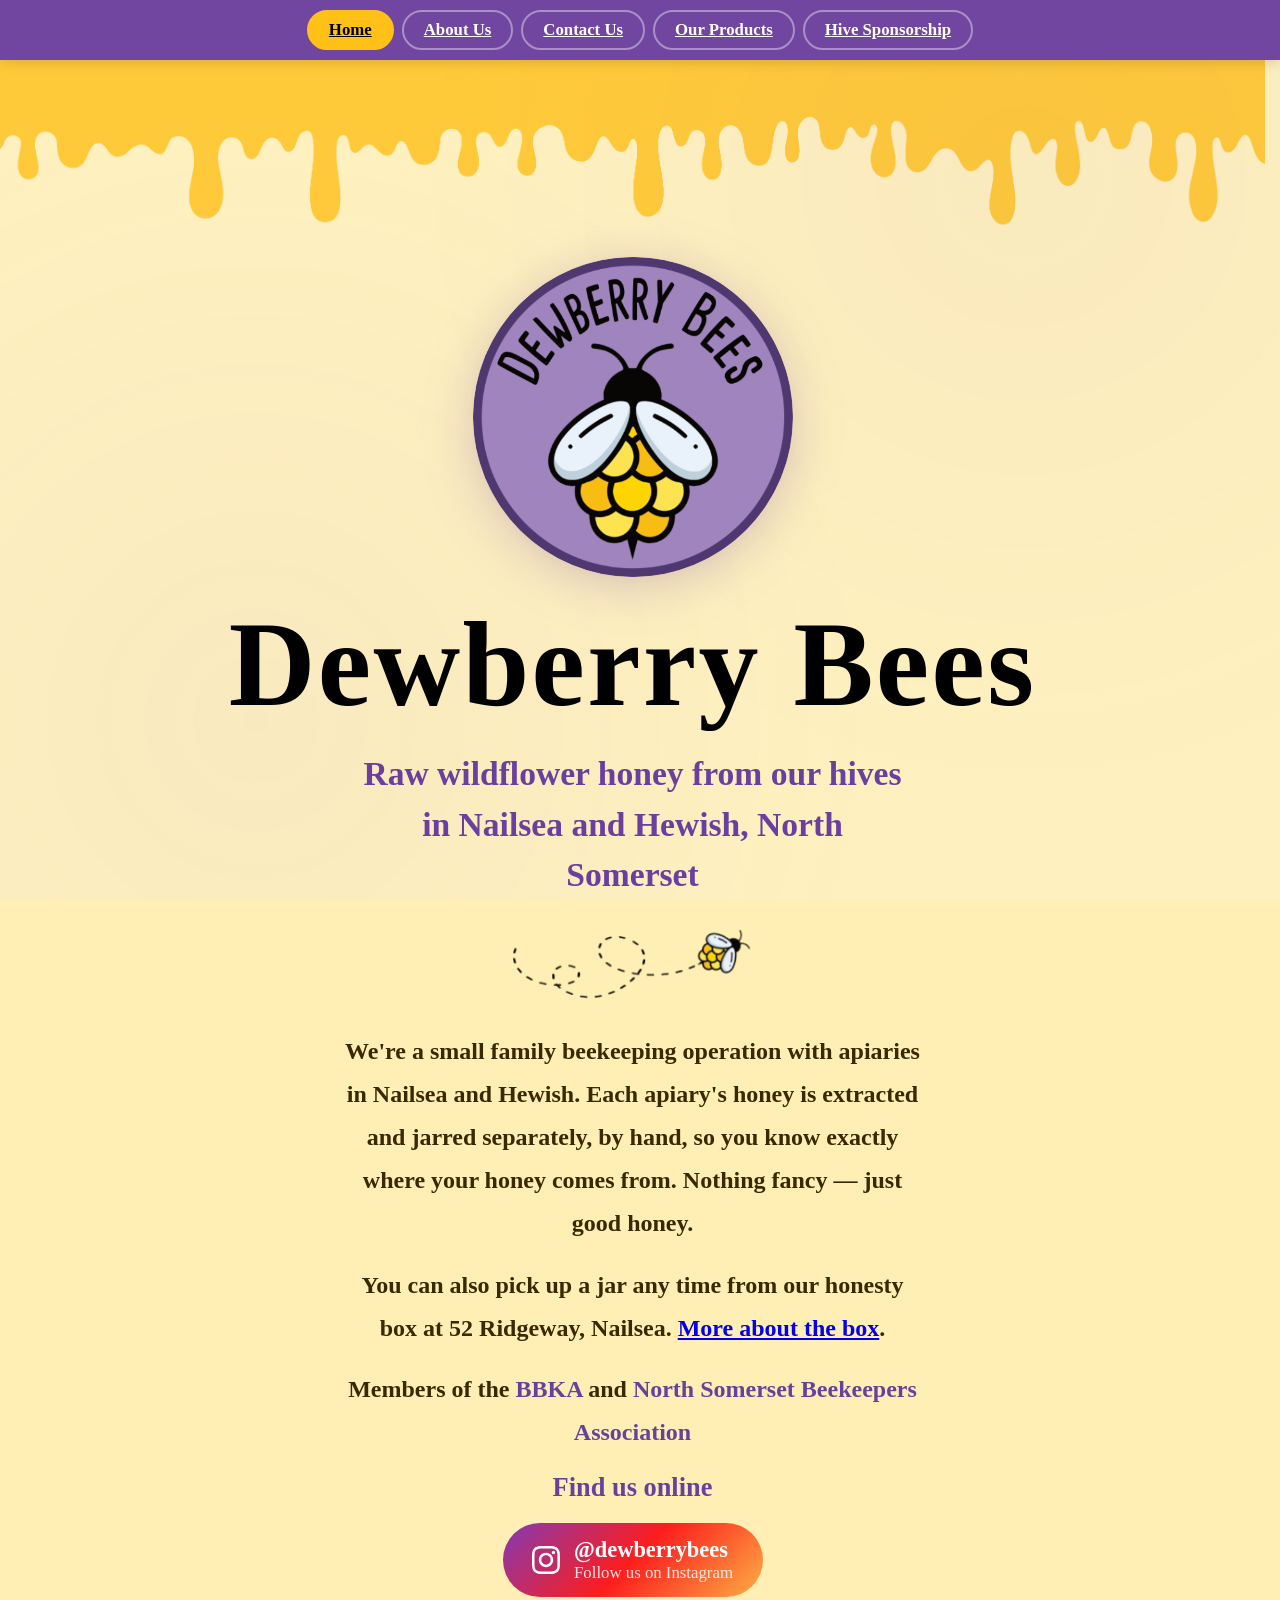
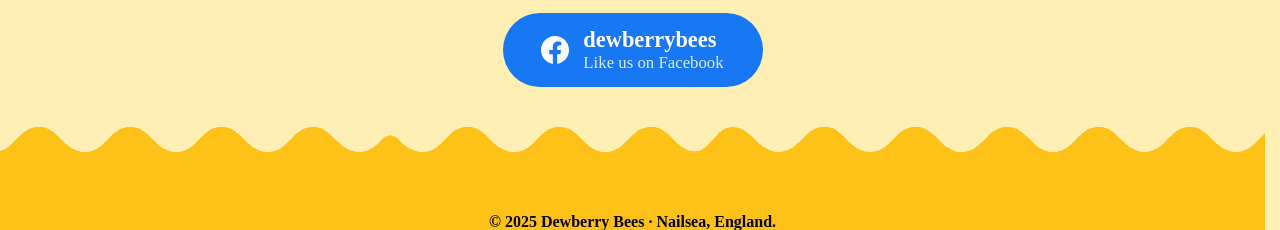
<file: index.html>
<!DOCTYPE html>
<html lang="en">
<head>
  <meta charset="UTF-8" />
  <meta name="viewport" content="width=device-width, initial-scale=1.0" />
  <!-- Favicon -->
  <link rel="icon" type="image/x-icon" href="favicon.ico" />
  <link rel="icon" type="image/png" sizes="32x32" href="favicon-32x32.png" />
  <link rel="icon" type="image/png" sizes="16x16" href="favicon-16x16.png" />
  <link rel="apple-touch-icon" sizes="180x180" href="apple-touch-icon.png" />
  <link rel="manifest" href="site.webmanifest" />
  <meta name="theme-color" content="#6B3FA0" />
  <!-- Primary SEO -->
  <title>Dewberry Bees | Raw Nailsea &amp; Hewish Honey, Beeswax &amp; Bee Products</title>
  <meta name="description" content="Raw single-apiary honey, beeswax lip balm and natural bee products from Dewberry Bees — a small family beekeeping operation with hives in Nailsea and Hewish, North Somerset. Swarm collection across the Bristol and North Somerset area." />
  <meta name="keywords" content="Nailsea honey, Hewish honey, local honey North Somerset, local honey, raw honey Nailsea, Clevedon honey, North Somerset honey, Somerset honey, Yatton honey, Congresbury honey, Puxton honey, Wick St Lawrence honey, Wick St. Lawrence honey, Wick Saint Lawrence honey, Wick St Laurence honey, Rolstone honey, Bourton honey, Tickenham honey, Wraxall honey, Bristol honey, Portishead honey, Backwell honey, Long Ashton honey, Failand honey, Pill honey, Wrington honey, bee swarm Nailsea, bee swarm North Somerset, bee swarm Clevedon, bee swarm Bristol, bee swarm removal Somerset, swarm collection North Somerset, swarm collector Nailsea, beekeeper Nailsea, beekeeper Hewish, beekeeper North Somerset, beekeeper Clevedon, beekeeper Bristol, raw honey Somerset, wildflower honey Nailsea, wildflower honey Hewish, unpasteurised honey Somerset, single apiary honey, beeswax lip balm, bee products Somerset, hive sponsorship North Somerset, Dewberry Bees, BBKA, NSBKA, beeswax blocks, pure beeswax, natural beeswax, beeswax Nailsea, beeswax North Somerset, beeswax for candles, beeswax for polish, batik wax, wax for batik, needle felting wax, beeswax for woodwork, bookbinding wax, candle making wax UK, furniture polish wax" />
  <meta name="author" content="Dewberry Bees" />
  <meta name="robots" content="index, follow" />
  <link rel="sitemap" type="application/xml" href="/sitemap.xml" />
  <link rel="canonical" href="https://dewberrybees.com/" />

  <!-- Open Graph (Facebook, WhatsApp, LinkedIn sharing) -->
  <meta property="og:type" content="website" />
  <meta property="og:url" content="https://dewberrybees.com/" />
  <meta property="og:title" content="Dewberry Bees | Raw Nailsea &amp; Hewish Honey, Beeswax &amp; Bee Products" />
  <meta property="og:description" content="100% pure, raw, single-apiary honey, beeswax, lip balm and natural bee products from Nailsea and Hewish, North Somerset. Swarm collection, beekeeping education and hive sponsorship for individuals and businesses. Proud BBKA members." />
  <meta property="og:image" content="https://dewberrybees.com/og-image.png" />
  <meta property="og:image:width" content="1200" />
  <meta property="og:image:height" content="630" />
  <meta property="og:site_name" content="Dewberry Bees" />
  <meta property="og:locale" content="en_GB" />

  <!-- Twitter / X Card -->
  <meta name="twitter:card" content="summary_large_image" />
  <meta name="twitter:title" content="Dewberry Bees | Raw Nailsea &amp; Hewish Honey, Beeswax &amp; Bee Products" />
  <meta name="twitter:description" content="100% pure, raw, single-apiary honey, beeswax, lip balm and natural bee products from Nailsea and Hewish, North Somerset. Swarm collection, beekeeping education and hive sponsorship available." />
  <meta name="twitter:image" content="https://dewberrybees.com/og-image.png" />

  <!-- Geo / Local -->
  <meta name="geo.region" content="GB-SOM" />
  <meta name="geo.placename" content="Nailsea, North Somerset, England" />

  <!-- JSON-LD Structured Data: Local Business -->
  <script type="application/ld+json">
  {
    "@context": "https://schema.org",
    "@type": "LocalBusiness",
    "name": "Dewberry Bees",
    "description": "Small-batch raw, single-apiary honey, beeswax lip balm and natural bee products produced across two apiaries in Nailsea and Hewish, North Somerset. Each apiary's honey is extracted and jarred separately to keep its own local flavour. We supply customers across Nailsea, Hewish, Puxton, Wick St Lawrence, Rolstone, Bourton, Tickenham, Wraxall, Backwell, Clevedon, Yatton, Congresbury and the wider Bristol and North Somerset area. Swarm collection, beekeeping education and hive sponsorship available. Proud members of the BBKA and North Somerset Beekeepers.",
    "url": "https://dewberrybees.com",
    "logo": "https://dewberrybees.com/og-image.png",
    "image": "https://dewberrybees.com/og-image.png",
    "address": {
      "@type": "PostalAddress",
      "streetAddress": "52 Ridgeway",
      "addressLocality": "Nailsea",
      "postalCode": "BS48 2EF",
      "addressRegion": "North Somerset",
      "addressCountry": "GB"
    },
    "areaServed": [
      { "@type": "Place", "name": "Nailsea" },
      { "@type": "Place", "name": "Hewish" },
      { "@type": "Place", "name": "Puxton" },
      { "@type": "Place", "name": "Wick St Lawrence" },
      { "@type": "Place", "name": "Rolstone" },
      { "@type": "Place", "name": "Bourton" },
      { "@type": "Place", "name": "Clevedon" },
      { "@type": "Place", "name": "Portishead" },
      { "@type": "Place", "name": "Backwell" },
      { "@type": "Place", "name": "Yatton" },
      { "@type": "Place", "name": "Congresbury" },
      { "@type": "Place", "name": "Wrington" },
      { "@type": "Place", "name": "Long Ashton" },
      { "@type": "Place", "name": "Pill" },
      { "@type": "Place", "name": "Portbury" },
      { "@type": "Place", "name": "Tickenham" },
      { "@type": "Place", "name": "Wraxall" },
      { "@type": "Place", "name": "Failand" },
      { "@type": "Place", "name": "Flax Bourton" },
      { "@type": "Place", "name": "Dundry" },
      { "@type": "Place", "name": "Winford" },
      { "@type": "Place", "name": "Barrow Gurney" },
      { "@type": "Place", "name": "Brockley" },
      { "@type": "Place", "name": "Churchill" },
      { "@type": "Place", "name": "Langford" },
      { "@type": "Place", "name": "Easton-in-Gordano" },
      { "@type": "Place", "name": "Clapton-in-Gordano" },
      { "@type": "Place", "name": "North Somerset" },
      { "@type": "Place", "name": "Bristol" }
    ],
    "hasOfferCatalog": {
      "@type": "OfferCatalog",
      "name": "Dewberry Bees Products and Services",
      "itemListElement": [
        { "@type": "Offer", "itemOffered": { "@type": "Service", "name": "Swarm Collection" } },
        { "@type": "Offer", "itemOffered": { "@type": "Service", "name": "Beekeeping Education" } },
        { "@type": "Offer", "itemOffered": { "@type": "Service", "name": "Bee Buddy Hive Sponsorship" } },
        { "@type": "Offer", "itemOffered": { "@type": "Service", "name": "Pollination Partner Corporate Hive Sponsorship" } }
      ]
    },
    "sameAs": [
      "https://www.instagram.com/dewberrybees",
      "https://www.facebook.com/dewberrybees"
    ],
    "knowsAbout": [
      "beekeeping", "raw honey", "natural honey", "beeswax", "beeswax blocks", "lip balm",
      "batik wax", "needle felting wax", "candle making wax", "furniture polish wax",
      "swarm collection", "hive sponsorship", "beekeeping education", "bee products"
    ],
    "memberOf": [
      {
        "@type": "Organization",
        "name": "British Beekeepers Association",
        "url": "https://www.bbka.org.uk/"
      },
      {
        "@type": "Organization",
        "name": "North Somerset Beekeepers",
        "url": "https://www.northsomersetbeekeepers.org/"
      }
    ]
  }
  </script>
  <link rel="stylesheet" href="styles.css" />
  <script>
    document.addEventListener('DOMContentLoaded', function() {
      var el = document.getElementById('nav-home');
      if (el) el.classList.add('active');
    });
  </script>
  <!-- JSON-LD: Products — fully compliant with Merchant Listings requirements -->
  <script type="application/ld+json">
  {
    "@context": "https://schema.org",
    "@type": "ItemList",
    "name": "Dewberry Bees Products",
    "itemListElement": [
      {
        "@type": "ListItem",
        "position": 1,
        "item": {
          "@type": "Product",
          "@id": "https://dewberrybees.com/products.html#raw-honey",
          "name": "Nailsea Wildflower Honey",
          "award": "3rd Prize, Two Jars of Liquid Honey, The Clevedon Show 2026",
          "description": "100% pure, raw, unpasteurised wildflower honey produced locally in Nailsea, North Somerset. Single apiary, extracted and jarred separately from our Hewish honey. 227g jar.",
          "image": "https://dewberrybees.com/honey-main.jpg",
          "brand": { "@type": "Brand", "name": "Dewberry Bees" },
          "url": "https://dewberrybees.com/products.html",
          "offers": {
            "@type": "Offer",
            "price": "6.00",
            "priceCurrency": "GBP",
            "availability": "https://schema.org/InStock",
            "itemCondition": "https://schema.org/NewCondition",
            "seller": { "@type": "LocalBusiness", "name": "Dewberry Bees" },
            "hasMerchantReturnPolicy": {
              "@type": "MerchantReturnPolicy",
              "applicableCountry": "GB",
              "returnPolicyCategory": "https://schema.org/MerchantReturnNotPermitted",
              "merchantReturnDays": 0,
              "returnMethod": "https://schema.org/ReturnByMail",
              "returnFees": "https://schema.org/FreeReturn"
            },
            "shippingDetails": {
              "@type": "OfferShippingDetails",
              "shippingRate": {
                "@type": "MonetaryAmount",
                "value": "0",
                "currency": "GBP"
              },
              "shippingDestination": {
                "@type": "DefinedRegion",
                "addressCountry": "GB"
              },
              "deliveryTime": {
                "@type": "ShippingDeliveryTime",
                "handlingTime": {
                  "@type": "QuantitativeValue",
                  "minValue": 0,
                  "maxValue": 3,
                  "unitCode": "DAY"
                },
                "transitTime": {
                  "@type": "QuantitativeValue",
                  "minValue": 1,
                  "maxValue": 5,
                  "unitCode": "DAY"
                }
              }
            }
          }
        }
      },
      {
        "@type": "ListItem",
        "position": 2,
        "item": {
          "@type": "Product",
          "@id": "https://dewberrybees.com/products.html#small-jar",
          "name": "Nailsea Wildflower Honey - Small Jar",
          "description": "100% pure, raw, unpasteurised Nailsea wildflower honey in a 42.5g (1.5oz) jar. Single apiary. Ideal for wedding favours, gifts, hampers or a taster of our honey, and carry-on compliant for air travel. Custom labels available for larger orders.",
          "image": "https://dewberrybees.com/small-jars-3.jpg",
          "brand": { "@type": "Brand", "name": "Dewberry Bees" },
          "url": "https://dewberrybees.com/products.html",
          "offers": {
            "@type": "Offer",
            "price": "2.00",
            "priceCurrency": "GBP",
            "availability": "https://schema.org/InStock",
            "itemCondition": "https://schema.org/NewCondition",
            "seller": { "@type": "LocalBusiness", "name": "Dewberry Bees" },
            "hasMerchantReturnPolicy": {
              "@type": "MerchantReturnPolicy",
              "applicableCountry": "GB",
              "returnPolicyCategory": "https://schema.org/MerchantReturnNotPermitted",
              "merchantReturnDays": 0,
              "returnMethod": "https://schema.org/ReturnByMail",
              "returnFees": "https://schema.org/FreeReturn"
            },
            "shippingDetails": {
              "@type": "OfferShippingDetails",
              "shippingRate": {
                "@type": "MonetaryAmount",
                "value": "0",
                "currency": "GBP"
              },
              "shippingDestination": {
                "@type": "DefinedRegion",
                "addressCountry": "GB"
              },
              "deliveryTime": {
                "@type": "ShippingDeliveryTime",
                "handlingTime": {
                  "@type": "QuantitativeValue",
                  "minValue": 0,
                  "maxValue": 3,
                  "unitCode": "DAY"
                },
                "transitTime": {
                  "@type": "QuantitativeValue",
                  "minValue": 1,
                  "maxValue": 5,
                  "unitCode": "DAY"
                }
              }
            }
          }
        }
      },
      {
        "@type": "ListItem",
        "position": 3,
        "item": {
          "@type": "Product",
          "@id": "https://dewberrybees.com/products.html#hewish-honey",
          "name": "Hewish Wildflower Honey",
          "award": "1st Prize, Two Jars of Liquid Honey, The Clevedon Show 2026",
          "description": "100% pure, raw, unpasteurised wildflower honey produced at our Hewish apiary, North Somerset. Single apiary, extracted and jarred separately from our Nailsea honey, with a distinct flavour from the local forage including an abundance of lime/linden trees. 227g jar.",
          "image": "https://dewberrybees.com/hewish-honey-main.jpg",
          "brand": { "@type": "Brand", "name": "Dewberry Bees" },
          "url": "https://dewberrybees.com/products.html",
          "offers": {
            "@type": "Offer",
            "price": "6.00",
            "priceCurrency": "GBP",
            "availability": "https://schema.org/InStock",
            "itemCondition": "https://schema.org/NewCondition",
            "seller": { "@type": "LocalBusiness", "name": "Dewberry Bees" },
            "hasMerchantReturnPolicy": {
              "@type": "MerchantReturnPolicy",
              "applicableCountry": "GB",
              "returnPolicyCategory": "https://schema.org/MerchantReturnNotPermitted",
              "merchantReturnDays": 0,
              "returnMethod": "https://schema.org/ReturnByMail",
              "returnFees": "https://schema.org/FreeReturn"
            },
            "shippingDetails": {
              "@type": "OfferShippingDetails",
              "shippingRate": {
                "@type": "MonetaryAmount",
                "value": "0",
                "currency": "GBP"
              },
              "shippingDestination": {
                "@type": "DefinedRegion",
                "addressCountry": "GB"
              },
              "deliveryTime": {
                "@type": "ShippingDeliveryTime",
                "handlingTime": {
                  "@type": "QuantitativeValue",
                  "minValue": 0,
                  "maxValue": 3,
                  "unitCode": "DAY"
                },
                "transitTime": {
                  "@type": "QuantitativeValue",
                  "minValue": 1,
                  "maxValue": 5,
                  "unitCode": "DAY"
                }
              }
            }
          }
        }
      },
      {
        "@type": "ListItem",
        "position": 4,
        "item": {
          "@type": "Product",
          "@id": "https://dewberrybees.com/products.html#lip-balm",
          "name": "Beeswax Lip Balm",
          "description": "Natural moisturising beeswax lip balm made with 6 natural ingredients including coconut oil, lanolin and vitamin E. Available in Original, Cherry, Vanilla and Peppermint.",
          "image": "https://dewberrybees.com/lipbalm-main.jpg",
          "brand": { "@type": "Brand", "name": "Dewberry Bees" },
          "url": "https://dewberrybees.com/products.html",
          "offers": {
            "@type": "Offer",
            "price": "1.50",
            "priceCurrency": "GBP",
            "availability": "https://schema.org/InStock",
            "itemCondition": "https://schema.org/NewCondition",
            "seller": { "@type": "LocalBusiness", "name": "Dewberry Bees" },
            "hasMerchantReturnPolicy": {
              "@type": "MerchantReturnPolicy",
              "applicableCountry": "GB",
              "returnPolicyCategory": "https://schema.org/MerchantReturnNotPermitted",
              "merchantReturnDays": 0,
              "returnMethod": "https://schema.org/ReturnByMail",
              "returnFees": "https://schema.org/FreeReturn"
            },
            "shippingDetails": {
              "@type": "OfferShippingDetails",
              "shippingRate": {
                "@type": "MonetaryAmount",
                "value": "0",
                "currency": "GBP"
              },
              "shippingDestination": {
                "@type": "DefinedRegion",
                "addressCountry": "GB"
              },
              "deliveryTime": {
                "@type": "ShippingDeliveryTime",
                "handlingTime": {
                  "@type": "QuantitativeValue",
                  "minValue": 0,
                  "maxValue": 3,
                  "unitCode": "DAY"
                },
                "transitTime": {
                  "@type": "QuantitativeValue",
                  "minValue": 1,
                  "maxValue": 5,
                  "unitCode": "DAY"
                }
              }
            }
          }
        }
      },
      {
        "@type": "ListItem",
        "position": 5,
        "item": {
          "@type": "Product",
          "@id": "https://dewberrybees.com/products.html#beeswax",
          "name": "Beeswax Blocks",
          "description": "Pure, natural beeswax blocks rendered, filtered and refined from our own hives in Nailsea, North Somerset. Used for candles and polishes, and popular for crafts such as batik, needle felting, bookbinding and woodwork.",
          "image": "https://dewberrybees.com/beeswax-main.jpg",
          "brand": { "@type": "Brand", "name": "Dewberry Bees" },
          "url": "https://dewberrybees.com/products.html#beeswax",
          "offers": {
            "@type": "Offer",
            "price": "1.50",
            "priceCurrency": "GBP",
            "availability": "https://schema.org/InStock",
            "itemCondition": "https://schema.org/NewCondition",
            "seller": { "@type": "LocalBusiness", "name": "Dewberry Bees" },
            "hasMerchantReturnPolicy": {
              "@type": "MerchantReturnPolicy",
              "applicableCountry": "GB",
              "returnPolicyCategory": "https://schema.org/MerchantReturnNotPermitted",
              "merchantReturnDays": 0,
              "returnMethod": "https://schema.org/ReturnByMail",
              "returnFees": "https://schema.org/FreeReturn"
            },
            "shippingDetails": {
              "@type": "OfferShippingDetails",
              "shippingRate": { "@type": "MonetaryAmount", "value": "0", "currency": "GBP" },
              "shippingDestination": { "@type": "DefinedRegion", "addressCountry": "GB" },
              "deliveryTime": {
                "@type": "ShippingDeliveryTime",
                "handlingTime": { "@type": "QuantitativeValue", "minValue": 0, "maxValue": 3, "unitCode": "DAY" },
                "transitTime": { "@type": "QuantitativeValue", "minValue": 1, "maxValue": 5, "unitCode": "DAY" }
              }
            }
          }
        }
      }
    ]
  }
  </script>
  <!-- WebSite schema: tells Google the site name -->
  <script type="application/ld+json">
  {
    "@context": "https://schema.org",
    "@type": "WebSite",
    "name": "Dewberry Bees",
    "url": "https://dewberrybees.com",
    "description": "Raw Nailsea and Hewish honey, beeswax lip balm and natural bee products from a family beekeeping operation with two apiaries in North Somerset.",
    "potentialAction": {
      "@type": "SearchAction",
      "target": "https://dewberrybees.com/?q={search_term_string}",
      "query-input": "required name=search_term_string"
    }
  }
  </script>
</head>
<body>

  <nav class="nav-bar">
    <div class="nav-links">
      <a href="index.html" class="nav-btn" id="nav-home">Home</a>
      <a href="about.html" class="nav-btn" id="nav-about">About Us</a>
      <a href="contact.html" class="nav-btn" id="nav-contact">Contact Us</a>
      <a href="products.html" class="nav-btn" id="nav-products">Our Products</a>
      <a href="sponsorship.html" class="nav-btn" id="nav-sponsor">Hive Sponsorship</a>
    </div>
  </nav>

  <div class="nav-spacer" id="nav-spacer"></div>

  <header class="site-header">
    <img src="drips.png" alt="" role="presentation" />
  </header>

<!-- Honey drip top bar -->
<!-- Main content -->
  <main class="main">

    <div class="logo-wrap">
      <img
        class="logo"
        src="logo.png"
        alt="Dewberry Bees logo"
      />
    </div>

    <h1>Dewberry Bees</h1>

    <p class="tagline">Raw wildflower honey from our hives in Nailsea and Hewish, North Somerset</p>

    <div class="bee-divider">
      <img src="flying-bee.png" alt="Flying bee" />
    </div>

    <p class="about">
      We're a small family beekeeping operation with apiaries in Nailsea and Hewish. Each apiary's honey is extracted and jarred separately, by hand, so you know exactly where your honey comes from. Nothing fancy — just good honey.
    </p>

    <p class="about">
      You can also pick up a jar any time from our honesty box at 52 Ridgeway, Nailsea. <a href="products.html#honesty-box">More about the box</a>.
    </p>

    <p class="members">
      Members of the <a href="https://www.bbka.org.uk/" target="_blank" rel="noopener">BBKA</a> and <a href="https://www.northsomersetbeekeepers.org/" target="_blank" rel="noopener">North Somerset Beekeepers Association</a>
    </p>

    <!-- Social links -->
    <div class="social-section">
      <h2>Find us online</h2>

      <a class="btn btn-instagram" href="https://www.instagram.com/dewberrybees" target="_blank" rel="noopener">
        <span class="btn-icon">
          <!-- Instagram SVG icon -->
          <svg viewBox="0 0 24 24" fill="white" xmlns="http://www.w3.org/2000/svg" width="28" height="28">
            <path d="M12 2.163c3.204 0 3.584.012 4.85.07 3.252.148 4.771 1.691 4.919 4.919.058 1.265.069 1.645.069 4.849 0 3.205-.012 3.584-.069 4.849-.149 3.225-1.664 4.771-4.919 4.919-1.266.058-1.644.07-4.85.07-3.204 0-3.584-.012-4.849-.07-3.26-.149-4.771-1.699-4.919-4.92-.058-1.265-.07-1.644-.07-4.849 0-3.204.013-3.583.07-4.849.149-3.227 1.664-4.771 4.919-4.919 1.266-.057 1.645-.069 4.849-.069zm0-2.163c-3.259 0-3.667.014-4.947.072-4.358.2-6.78 2.618-6.98 6.98-.059 1.281-.073 1.689-.073 4.948 0 3.259.014 3.668.072 4.948.2 4.358 2.618 6.78 6.98 6.98 1.281.058 1.689.072 4.948.072 3.259 0 3.668-.014 4.948-.072 4.354-.2 6.782-2.618 6.979-6.98.059-1.28.073-1.689.073-4.948 0-3.259-.014-3.667-.072-4.947-.196-4.354-2.617-6.78-6.979-6.98-1.281-.059-1.69-.073-4.949-.073zm0 5.838c-3.403 0-6.162 2.759-6.162 6.162s2.759 6.163 6.162 6.163 6.162-2.759 6.162-6.163c0-3.403-2.759-6.162-6.162-6.162zm0 10.162c-2.209 0-4-1.79-4-4 0-2.209 1.791-4 4-4s4 1.791 4 4c0 2.21-1.791 4-4 4zm6.406-11.845c-.796 0-1.441.645-1.441 1.44s.645 1.44 1.441 1.44c.795 0 1.439-.645 1.439-1.44s-.644-1.44-1.439-1.44z"/>
          </svg>
        </span>
        <span class="btn-text">
          <span class="btn-handle">@dewberrybees</span>
          <span class="btn-platform">Follow us on Instagram</span>
        </span>
      </a>

      <a class="btn btn-facebook" href="https://www.facebook.com/dewberrybees" target="_blank" rel="noopener">
        <span class="btn-icon">
          <!-- Facebook SVG icon -->
          <svg viewBox="0 0 24 24" fill="white" xmlns="http://www.w3.org/2000/svg" width="28" height="28">
            <path d="M24 12.073c0-6.627-5.373-12-12-12s-12 5.373-12 12c0 5.99 4.388 10.954 10.125 11.854v-8.385H7.078v-3.47h3.047V9.43c0-3.007 1.792-4.669 4.533-4.669 1.312 0 2.686.235 2.686.235v2.953H15.83c-1.491 0-1.956.925-1.956 1.874v2.25h3.328l-.532 3.47h-2.796v8.385C19.612 23.027 24 18.062 24 12.073z"/>
          </svg>
        </span>
        <span class="btn-text">
          <span class="btn-handle">dewberrybees</span>
          <span class="btn-platform">Like us on Facebook</span>
        </span>
      </a>
    </div>

  </main>

  <footer>
    <img src="bottom-wave.png" alt="" role="presentation" style="display:block;width:100%;height:auto;margin:0;padding:0;border:none;" />
    <p style="background-color:#FFC117;color:#000000;font-family:var(--font-bold);font-weight:700;font-size:1rem;text-align:center;margin:0;padding:6px 16px 8px;">© 2025 Dewberry Bees · Nailsea, England.</p>
  </footer>

  <script>
    // Dynamically match body top padding to actual nav height
    function adjustForNav() {
      var nav = document.querySelector('.nav-bar');
      var spacer = document.getElementById('nav-spacer');
      if (nav && spacer) {
        spacer.style.height = nav.offsetHeight + 'px';
      }
    }
    adjustForNav();
    window.addEventListener('resize', adjustForNav);
    window.addEventListener('load', adjustForNav);
  </script>
</body>
</html>
</file>
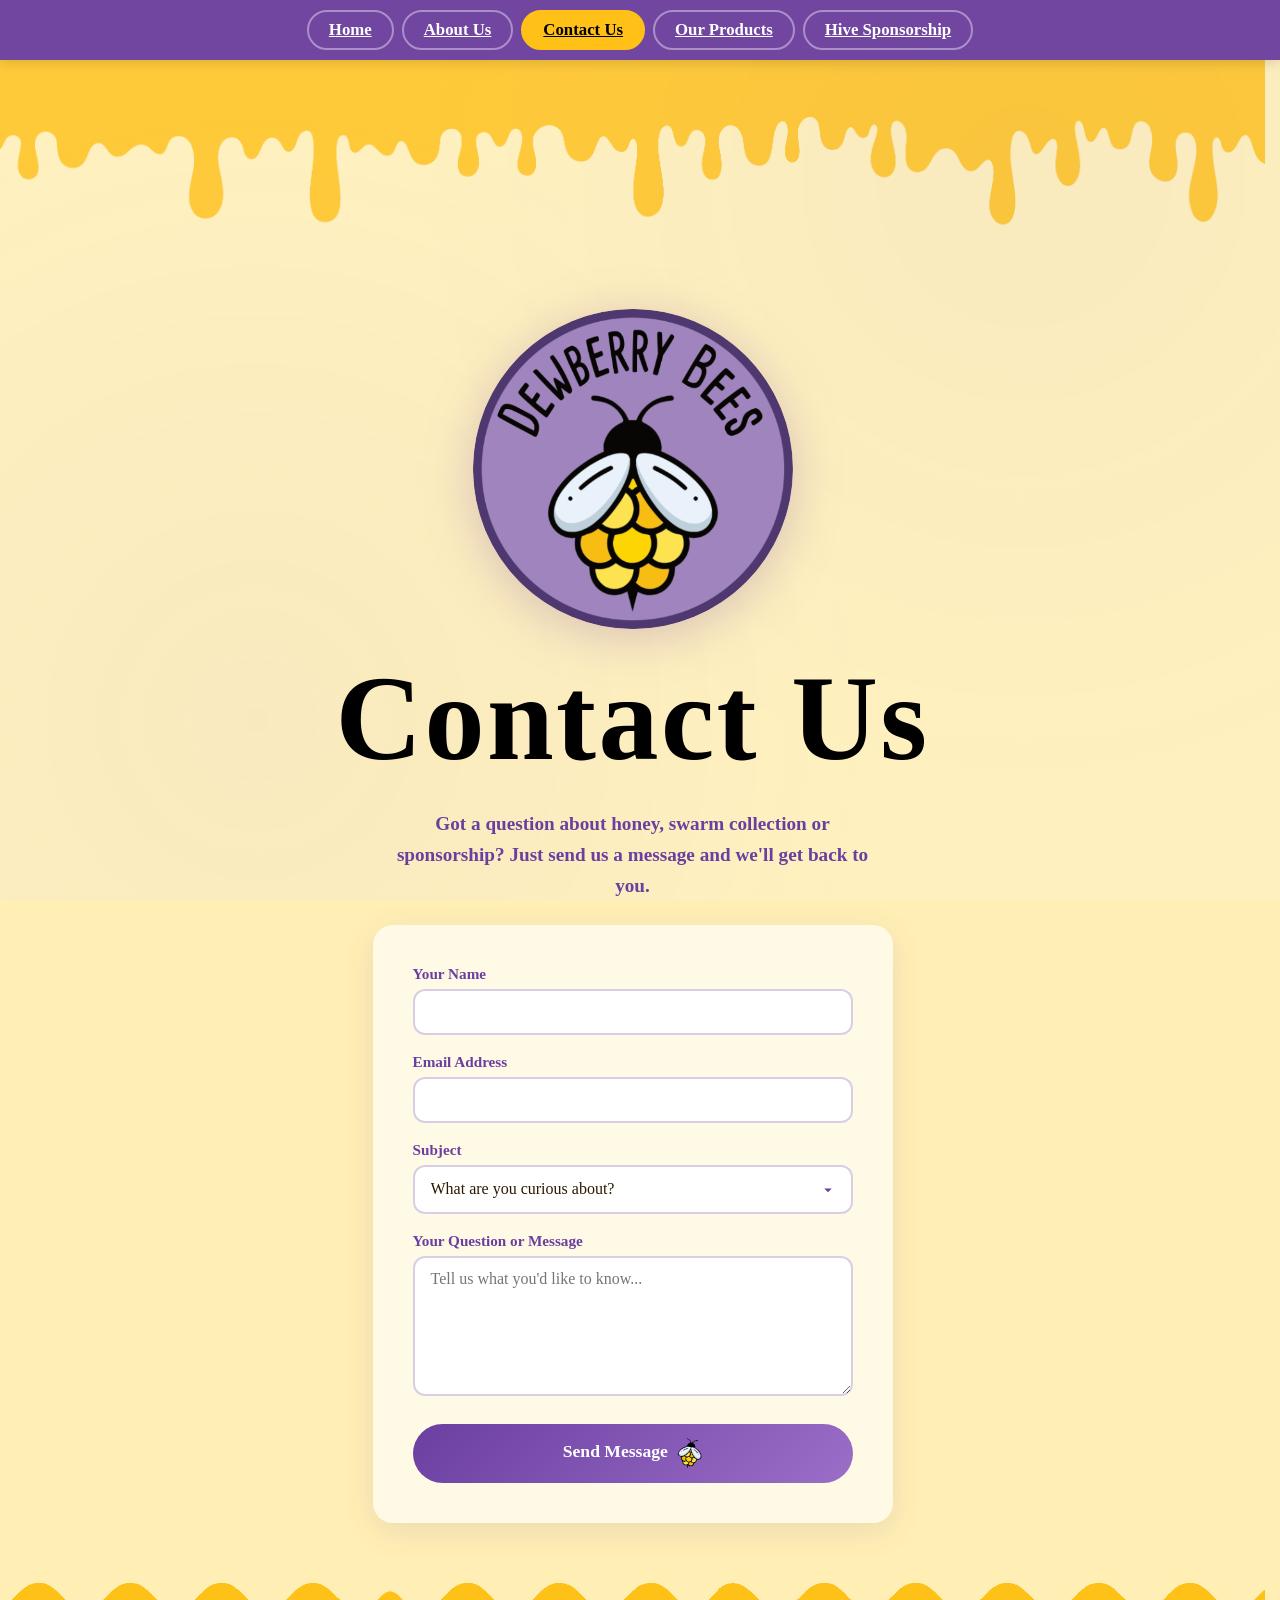
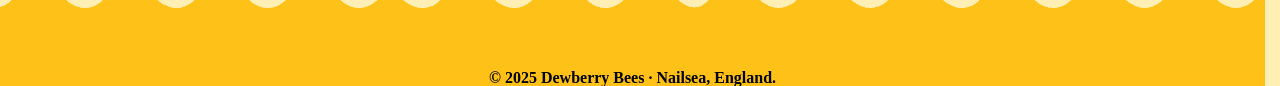
<file: contact.html>
<!DOCTYPE html>
<html lang="en">
<head>
  <meta charset="UTF-8" />
  <meta name="viewport" content="width=device-width, initial-scale=1.0" />
  <link rel="canonical" href="https://dewberrybees.com/contact.html" />
  <!-- Favicon -->
  <link rel="icon" type="image/x-icon" href="favicon.ico" />
  <link rel="icon" type="image/png" sizes="32x32" href="favicon-32x32.png" />
  <link rel="icon" type="image/png" sizes="16x16" href="favicon-16x16.png" />
  <link rel="apple-touch-icon" sizes="180x180" href="apple-touch-icon.png" />
  <link rel="manifest" href="site.webmanifest" />
  <meta name="theme-color" content="#6B3FA0" />
  <title>Contact Us | Dewberry Bees — Nailsea &amp; Hewish, North Somerset</title>
  <meta name="description" content="Get in touch with Dewberry Bees for honey, lip balm, swarm collection or hive sponsorship enquiries. Based in Nailsea and Hewish, North Somerset." />
  <link rel="stylesheet" href="styles.css" />
  <script>
    document.addEventListener('DOMContentLoaded', function() {
      var el = document.getElementById('nav-contact');
      if (el) el.classList.add('active');
    });
  </script>
  <!-- Google Analytics 4 -->
  <script async src="https://www.googletagmanager.com/gtag/js?id=G-QE41VKG9SX"></script>
  <script>
    window.dataLayer = window.dataLayer || [];
    function gtag(){dataLayer.push(arguments);}
    gtag('js', new Date());
    gtag('config', 'G-QE41VKG9SX');
  </script>
</head>
<body>

  <nav class="nav-bar">
    <div class="nav-links">
      <a href="index.html" class="nav-btn" id="nav-home">Home</a>
      <a href="about.html" class="nav-btn" id="nav-about">About Us</a>
      <a href="contact.html" class="nav-btn" id="nav-contact">Contact Us</a>
      <a href="products.html" class="nav-btn" id="nav-products">Our Products</a>
      <a href="sponsorship.html" class="nav-btn" id="nav-sponsor">Hive Sponsorship</a>
    </div>
  </nav>

  <div class="nav-spacer" id="nav-spacer"></div>

  <header class="site-header">
    <img src="drips.png" alt="" role="presentation" />
  </header>

<main class="contact-main">
      <img src="logo.png" alt="Dewberry Bees" style="width:clamp(180px,45vw,320px);height:auto;border-radius:50%;filter:drop-shadow(0 8px 24px rgba(107,63,160,0.25));" />
      <h1>Contact Us</h1>
      <p>Got a question about honey, swarm collection or sponsorship? Just send us a message and we'll get back to you.</p>

      <div class="contact-form">
        <div class="form-success" id="form-success">
          <img src="bee-logo.png" alt="" style="width:32px;height:auto;display:inline-block;vertical-align:middle;transform:rotate(-15deg);margin-right:8px;" /> Message received — we'll get back to you shortly.
          <p style="font-size:1rem;margin:18px 0 16px;">You can also find us on Instagram and Facebook.</p>
          <div class="social-section">
            <a class="btn btn-instagram" href="https://www.instagram.com/dewberrybees" target="_blank" rel="noopener">
              <span class="btn-icon">
                <svg viewBox="0 0 24 24" fill="white" xmlns="http://www.w3.org/2000/svg" width="28" height="28">
                  <path d="M12 2.163c3.204 0 3.584.012 4.85.07 3.252.148 4.771 1.691 4.919 4.919.058 1.265.069 1.645.069 4.849 0 3.205-.012 3.584-.069 4.849-.149 3.225-1.664 4.771-4.919 4.919-1.266.058-1.644.07-4.85.07-3.204 0-3.584-.012-4.849-.07-3.26-.149-4.771-1.699-4.919-4.92-.058-1.265-.07-1.644-.07-4.849 0-3.204.013-3.583.07-4.849.149-3.227 1.664-4.771 4.919-4.919 1.266-.057 1.645-.069 4.849-.069zm0-2.163c-3.259 0-3.667.014-4.947.072-4.358.2-6.78 2.618-6.98 6.98-.059 1.281-.073 1.689-.073 4.948 0 3.259.014 3.668.072 4.948.2 4.358 2.618 6.78 6.98 6.98 1.281.058 1.689.072 4.948.072 3.259 0 3.668-.014 4.948-.072 4.354-.2 6.782-2.618 6.979-6.98.059-1.28.073-1.689.073-4.948 0-3.259-.014-3.667-.072-4.947-.196-4.354-2.617-6.78-6.979-6.98-1.281-.059-1.69-.073-4.949-.073zm0 5.838c-3.403 0-6.162 2.759-6.162 6.162s2.759 6.163 6.162 6.163 6.162-2.759 6.162-6.163c0-3.403-2.759-6.162-6.162-6.162zm0 10.162c-2.209 0-4-1.79-4-4 0-2.209 1.791-4 4-4s4 1.791 4 4c0 2.21-1.791 4-4 4zm6.406-11.845c-.796 0-1.441.645-1.441 1.44s.645 1.44 1.441 1.44c.795 0 1.439-.645 1.439-1.44s-.644-1.44-1.439-1.44z"/>
                </svg>
              </span>
              <span class="btn-text">
                <span class="btn-handle">@dewberrybees</span>
                <span class="btn-platform">Follow us on Instagram</span>
              </span>
            </a>

            <a class="btn btn-facebook" href="https://www.facebook.com/dewberrybees" target="_blank" rel="noopener">
              <span class="btn-icon">
                <svg viewBox="0 0 24 24" fill="white" xmlns="http://www.w3.org/2000/svg" width="28" height="28">
                  <path d="M24 12.073c0-6.627-5.373-12-12-12s-12 5.373-12 12c0 5.99 4.388 10.954 10.125 11.854v-8.385H7.078v-3.47h3.047V9.43c0-3.007 1.792-4.669 4.533-4.669 1.312 0 2.686.235 2.686.235v2.953H15.83c-1.491 0-1.956.925-1.956 1.874v2.25h3.328l-.532 3.47h-2.796v8.385C19.612 23.027 24 18.062 24 12.073z"/>
                </svg>
              </span>
              <span class="btn-text">
                <span class="btn-handle">dewberrybees</span>
                <span class="btn-platform">Like us on Facebook</span>
              </span>
            </a>
          </div>
        </div>
        <form id="contact-form" action="https://formspree.io/f/xkokajab" method="POST">
          <input type="hidden" id="form-subject" name="_subject" value="New enquiry from website" />

          <label for="name">Your Name</label>
          <input type="text" id="name" name="name" placeholder="" required />

          <label for="email">Email Address</label>
          <input type="email" id="email" name="email" placeholder="" required />

          <label for="topic">Subject</label>
          <select id="topic" name="topic" required>
            <option value="" disabled selected>What are you curious about?</option>
            <option value="General Enquiry">General Enquiry</option>
            <option value="Honey &amp; Products">Honey &amp; Products</option>
            <option value="Swarm Collection">Swarm Collection</option>
            <option value="Hive Sponsorship">Hive Sponsorship</option>
            <option value="Beekeeping Training">Beekeeping Training</option>
            <option value="Other">Other</option>
          </select>

          <div id="topic-other-wrap" style="display:none;">
            <label for="topic_other">Please specify</label>
            <input type="text" id="topic_other" name="topic_other" placeholder="" />
          </div>

          <label for="message">Your Question or Message</label>
          <textarea id="message" name="message" placeholder="Tell us what you'd like to know..." required></textarea>

          <button type="submit" class="submit-btn" id="submit-btn">Send Message <img src="bee-logo.png" alt="🐝" style="width:24px;height:auto;display:inline-block;vertical-align:middle;transform:rotate(10deg);margin-left:6px;" /></button>
        </form>
      </div>
    </main>

  <footer>
    <img src="bottom-wave.png" alt="" role="presentation" style="display:block;width:100%;height:auto;margin:0;padding:0;border:none;" />
    <p style="background-color:#FFC117;color:#000000;font-family:var(--font-bold);font-weight:700;font-size:1rem;text-align:center;margin:0;padding:6px 16px 8px;">© 2025 Dewberry Bees · Nailsea, England.</p>
  </footer>


  <script>
    const topicSelect = document.getElementById('topic');
    const topicOtherWrap = document.getElementById('topic-other-wrap');
    const topicOtherInput = document.getElementById('topic_other');
    if (topicSelect) {
      topicSelect.addEventListener('change', function() {
        if (topicSelect.value === 'Other') {
          topicOtherWrap.style.display = 'block';
          topicOtherInput.required = true;
        } else {
          topicOtherWrap.style.display = 'none';
          topicOtherInput.required = false;
          topicOtherInput.value = '';
        }
      });
    }

    const form = document.getElementById('contact-form');
    if (form) {
      form.addEventListener('submit', async function(e) {
        e.preventDefault();
        const btn = document.getElementById('submit-btn');
        btn.disabled = true;
        btn.textContent = 'Sending...';

        // Give each submission its own subject line so they don't all
        // cluster into one Gmail thread
        const nameVal = document.getElementById('name').value.trim() || 'Someone';
        const topicVal = topicSelect ? topicSelect.value : '';
        const topicOtherVal = topicOtherInput ? topicOtherInput.value.trim() : '';
        const topicLabel = (topicVal === 'Other' && topicOtherVal) ? topicOtherVal : (topicVal || 'General Enquiry');
        document.getElementById('form-subject').value = 'Dewberry Bees enquiry: ' + topicLabel + ' — ' + nameVal;

        try {
          const response = await fetch('https://formspree.io/f/xkokajab', {
            method: 'POST',
            body: new FormData(form),
            headers: { 'Accept': 'application/json' }
          });
          if (response.ok) {
            form.style.display = 'none';
            document.getElementById('form-success').style.display = 'block';
          } else {
            btn.disabled = false;
            btn.textContent = 'Send Message';
            alert('Something went wrong. Please try again.');
          }
        } catch(err) {
          btn.disabled = false;
          btn.textContent = 'Send Message';
          alert('Something went wrong. Please try again.');
        }
      });
    }
  </script>
  <script>
    // Dynamically match body top padding to actual nav height
    function adjustForNav() {
      var nav = document.querySelector('.nav-bar');
      var spacer = document.getElementById('nav-spacer');
      if (nav && spacer) {
        spacer.style.height = nav.offsetHeight + 'px';
      }
    }
    adjustForNav();
    window.addEventListener('resize', adjustForNav);
    window.addEventListener('load', adjustForNav);
  </script>
</body>
</html>
</file>
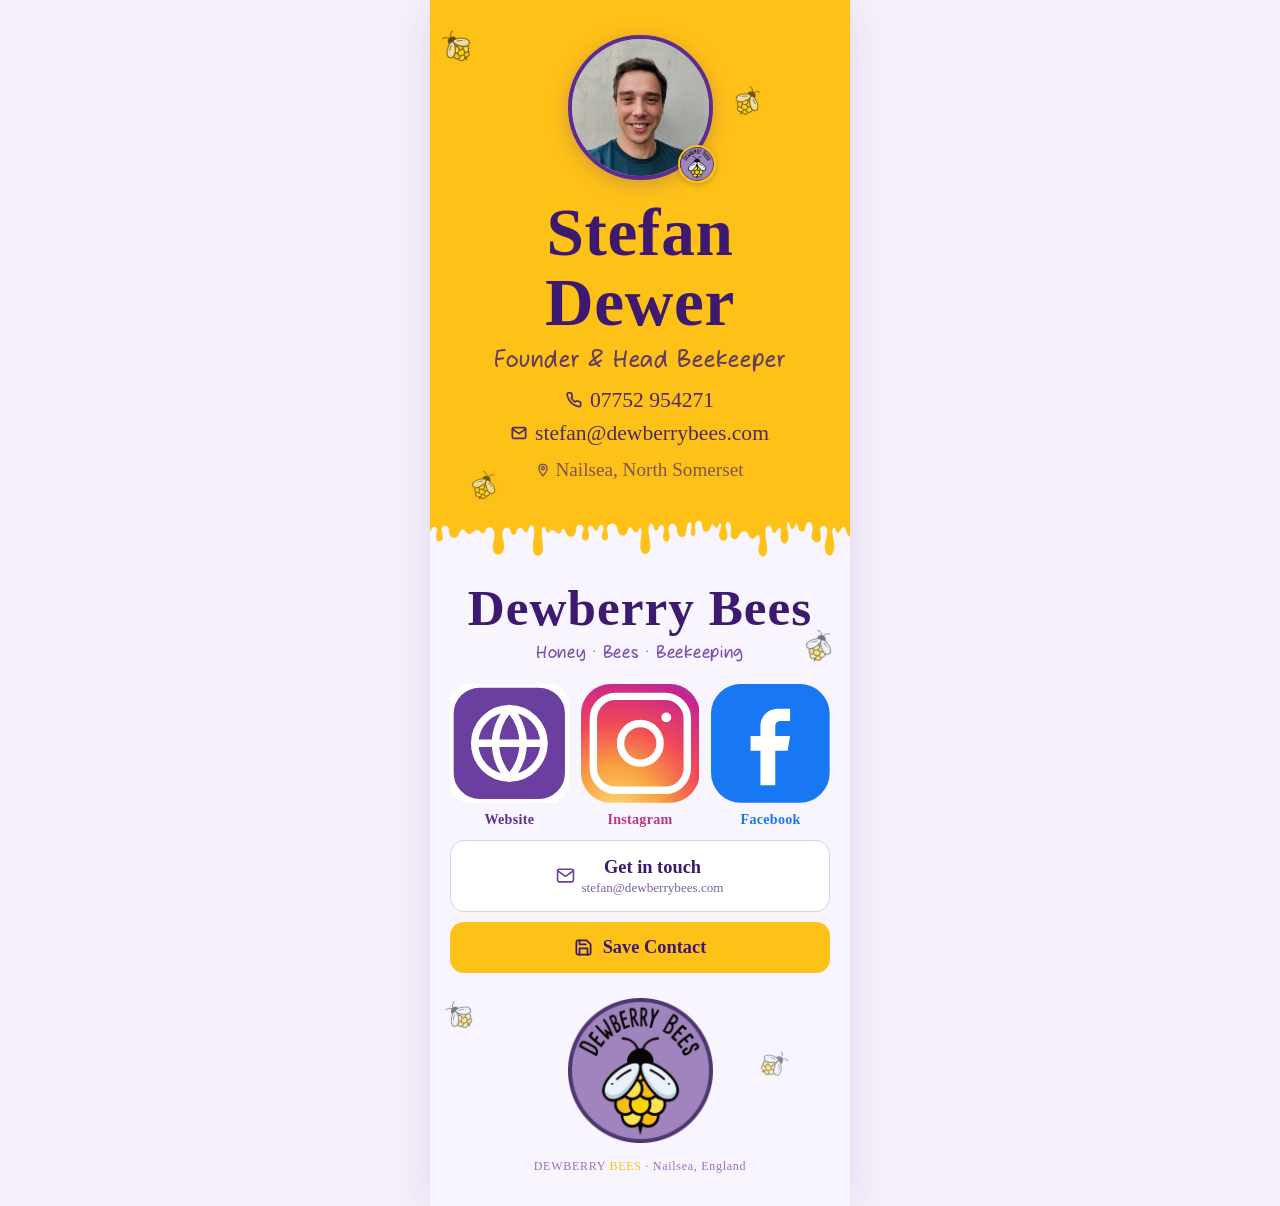
<file: contact_stefan.html>
<!DOCTYPE html>
<html lang="en">
<head>
<meta charset="UTF-8"/>
  <meta name="robots" content="noindex, nofollow, noarchive, nosnippet, noimageindex" />
  <meta name="googlebot" content="noindex, nofollow, noarchive" />
  <meta name="referrer" content="no-referrer" />
<meta name="viewport" content="width=device-width, initial-scale=1.0"/>
<title>Stefan Dewer — Dewberry Bees</title>
<style>
  @font-face{font-family:'Aurelia Emiko';src:url('[data-uri]') format('woff');font-weight:400;font-display:swap;}
  @font-face{font-family:'Cardenio Modern Bold';src:url('https://static.wfonts.com/data/2016/07/17/cardenio-modern/Cardenio%20Modern%20Bold.woff') format('woff');font-weight:700;font-display:swap;}
  @font-face{font-family:'Cardenio Modern';src:url('https://static.wfonts.com/data/2016/07/17/cardenio-modern/Cardenio_Modern.woff') format('woff');font-weight:400;font-display:swap;}
  *,*::before,*::after{box-sizing:border-box;margin:0;padding:0;}
  body{font-family:'Cardenio Modern',Georgia,serif;background:#f5f0fb;min-height:100vh;display:flex;justify-content:center;align-items:flex-start;}
  .card{width:100%;max-width:420px;background:#f9f5ff;box-shadow:0 8px 40px rgba(107,63,160,0.13);overflow:hidden;position:relative;}
  .hero{background:#FEC117;padding:2.2rem 1.5rem 1.3rem;text-align:center;}
  .headshot-wrap{position:relative;display:inline-block;margin-bottom:1.1rem;}
  .headshot-ring{width:145px;height:145px;border-radius:50%;border:4px solid #5B2D8E;overflow:hidden;background:#c9a8e0;box-shadow:0 4px 18px rgba(91,45,142,0.28);}
  .headshot-ring img{width:115%;height:115%;object-fit:cover;object-position:center 12%;margin-left:-7.5%;display:block;}
  .headshot-badge{position:absolute;bottom:-3px;right:-3px;width:38px;height:38px;border-radius:50%;border:2px solid #FEC117;overflow:hidden;box-shadow:0 2px 6px rgba(0,0,0,0.2);}
  .headshot-badge img{width:100%;height:100%;object-fit:cover;}
  .hero-name{font-family:'Cardenio Modern Bold',Georgia,serif;font-weight:700;font-size:clamp(3.2rem,11vw,4.2rem);color:#3d1a70;letter-spacing:0.01em;line-height:1.05;margin-bottom:0.35rem;}
  .hero-title{font-family:'Aurelia Emiko','Palatino Linotype',Georgia,serif;font-size:1.55rem;color:rgba(61,26,112,0.8);letter-spacing:0.04em;margin-bottom:1rem;}
  .hero-contact{display:flex;flex-direction:column;align-items:center;gap:8px;margin-bottom:0.85rem;}
  .hero-contact a{display:flex;align-items:center;gap:8px;font-size:1.35rem;color:#3d1a70;text-decoration:none;opacity:0.9;font-family:'Cardenio Modern',Georgia,serif;}
  .hero-contact a:hover{opacity:1;}
  .hero-loc{font-size:1.2rem;color:rgba(61,26,112,0.65);display:flex;align-items:center;justify-content:center;gap:5px;}
  .drips-wrap{display:block;width:100%;line-height:0;font-size:0;padding:0;margin:0;background:#f9f5ff;border:none;}
  .drips-wrap img{display:block;width:100%;max-height:70px;object-fit:cover;object-position:top center;vertical-align:top;}
  .body{background:#f9f5ff;padding:1.4rem 1.25rem 2rem;}
  .brand-header{text-align:center;margin-bottom:1.4rem;}
  .brand-header-name{font-family:'Cardenio Modern Bold',Georgia,serif;font-weight:700;font-size:3.2rem;color:#3d1a70;letter-spacing:0.02em;line-height:1.1;display:block;margin-bottom:0.25rem;}
  .brand-header-sub{font-family:'Aurelia Emiko','Palatino Linotype',Georgia,serif;font-size:1.15rem;color:#7a4faa;letter-spacing:0.04em;display:block;}
  .icon-row{display:grid;grid-template-columns:repeat(3,1fr);gap:12px;margin-bottom:12px;}
  .icon-btn{display:flex;flex-direction:column;align-items:center;justify-content:center;gap:8px;text-decoration:none;border:none;background:transparent;cursor:pointer;transition:transform 0.12s ease;padding:0;}
  .icon-btn:active{transform:scale(0.93);}
  .icon-svg-wrap{width:100%;aspect-ratio:1;border-radius:14px;overflow:hidden;display:block;line-height:0;}
  .icon-svg-wrap svg{display:block;width:100%;height:100%;}
  .icon-btn-label{font-family:'Cardenio Modern Bold',Georgia,serif;font-size:0.88rem;font-weight:700;letter-spacing:0.02em;text-align:center;}
  .label-web{color:#5B2D8E;}.label-ig{color:#c13584;}.label-fb{color:#1877F2;}
  .btn{display:flex;align-items:center;gap:14px;padding:15px 18px;border-radius:14px;text-decoration:none;border:none;cursor:pointer;width:100%;transition:transform 0.12s ease;margin-bottom:10px;}
  .btn:active{transform:scale(0.97);}
  .btn-icon{width:auto;height:auto;background:transparent;color:#6B3FA0;display:flex;align-items:center;justify-content:center;flex-shrink:0;padding:0;}
  .btn-label{flex:1;text-align:left;}
  .btn-main{display:block;font-family:'Cardenio Modern Bold',Georgia,serif;font-weight:700;font-size:1.15rem;line-height:1.2;color:#3d1a70;}
  .btn-sub{display:block;font-family:'Cardenio Modern',Georgia,serif;font-size:0.82rem;color:#7a5fa0;margin-top:2px;}
  .btn-arr{font-size:18px;color:#9B6EC8;}
  .btn-mail{background:#fff;border:1.5px solid #ddd0f0;justify-content:center;gap:6px;}
  .btn-mail .btn-label{flex:0 0 auto;text-align:center;}
  .save-btn{display:flex;align-items:center;justify-content:center;gap:10px;width:100%;padding:15px;border-radius:14px;background:#FEC117;color:#3d1a70;font-family:'Cardenio Modern Bold',Georgia,serif;font-weight:700;font-size:1.15rem;border:none;cursor:pointer;transition:transform 0.12s ease;text-decoration:none;}
  .save-btn:active{transform:scale(0.97);}
  .footer-logo{display:flex;justify-content:center;align-items:center;padding:1.6rem 0 0.5rem;}
  .footer-logo img{width:145px;height:145px;object-fit:contain;}
  .footer{text-align:center;padding:0.5rem 0 0;font-size:0.75rem;color:#9B6EC8;letter-spacing:0.06em;}
  .footer span{color:#FEC117;}
  .bee{position:absolute;pointer-events:none;user-select:none;z-index:10;}

    .prot-ph::before { content: '07752 954271'; }
    .prot-em::before { content: 'stefan' '\40' 'dewberrybees.com'; }
</style>
</head>
<body>
<div class="card" id="card">
  <div class="hero" id="hero">
    <div class="headshot-wrap" id="hs">
      <div class="headshot-ring"><img src="[data-uri]" alt="Stefan Dewer"/></div>
      <div class="headshot-badge" id="badge"></div>
    </div>
    <h1 class="hero-name" id="nm">Stefan Dewer</h1>
    <p class="hero-title" id="tl">Founder &amp; Head Beekeeper</p>
    <div class="hero-contact" id="ct">
      <a href="tel:07752954271">
        <svg width="16" height="16" viewBox="0 0 24 24" fill="none" stroke="currentColor" stroke-width="2.5" stroke-linecap="round" stroke-linejoin="round" aria-hidden="true"><path d="M22 16.92v3a2 2 0 0 1-2.18 2 19.79 19.79 0 0 1-8.63-3.07A19.5 19.5 0 0 1 4.69 12a19.79 19.79 0 0 1-3.07-8.67A2 2 0 0 1 3.6 1.27h3a2 2 0 0 1 2 1.72c.127.96.361 1.903.7 2.81a2 2 0 0 1-.45 2.11L7.91 8.91a16 16 0 0 0 6 6l.91-.91a2 2 0 0 1 2.11-.45c.907.339 1.85.573 2.81.7A2 2 0 0 1 21.73 16.92z"/></svg>
        <span class="prot-ph"></span>
      </a>
      <a href="mailto:stefan@dewberrybees.com">
        <svg width="16" height="16" viewBox="0 0 24 24" fill="none" stroke="currentColor" stroke-width="2.5" stroke-linecap="round" stroke-linejoin="round" aria-hidden="true"><path d="M4 4h16c1.1 0 2 .9 2 2v12c0 1.1-.9 2-2 2H4c-1.1 0-2-.9-2-2V6c0-1.1.9-2 2-2z"/><polyline points="22,6 12,13 2,6"/></svg>
        <span class="prot-em"></span>
      </a>
    </div>
    <p class="hero-loc" id="lc">
      <svg width="14" height="14" viewBox="0 0 24 24" fill="none" stroke="currentColor" stroke-width="2.5" stroke-linecap="round" stroke-linejoin="round" aria-hidden="true"><path d="M12 2C8.13 2 5 5.13 5 9c0 5.25 7 13 7 13s7-7.75 7-13c0-3.87-3.13-7-7-7z"/><circle cx="12" cy="9" r="2.5"/></svg>
      Nailsea, North Somerset
    </p>
  </div>
  <div class="drips-wrap" id="dr" aria-hidden="true"><img src="[data-uri]" alt=""/></div>
  <div class="body" id="body">
    <div class="brand-header" id="bh">
      <span class="brand-header-name">Dewberry Bees</span>
      <span class="brand-header-sub">Honey · Bees · Beekeeping</span>
    </div>
    <div class="icon-row" id="ir">
      <a class="icon-btn" href="https://dewberrybees.com" target="_blank" rel="noopener" aria-label="Dewberry Bees website"><div class="icon-svg-wrap"><svg viewBox="0 0 48 48" xmlns="http://www.w3.org/2000/svg" width="100%" height="100%" fill="none" stroke="white" stroke-width="3" stroke-linecap="round" stroke-linejoin="round" aria-hidden="true"><rect width="48" height="48" rx="12" fill="#6B3FA0"/><circle cx="24" cy="24" r="14"/><path d="M10 24h28M24 10a21 21 0 0 1 5.6 14A21 21 0 0 1 24 38a21 21 0 0 1-5.6-14A21 21 0 0 1 24 10z"/></svg></div><span class="icon-btn-label label-web">Website</span></a>
      <a class="icon-btn" href="https://instagram.com/dewberrybees" target="_blank" rel="noopener" aria-label="Instagram"><div class="icon-svg-wrap"><svg viewBox="0 0 48 48" xmlns="http://www.w3.org/2000/svg" width="100%" height="100%" aria-hidden="true"><defs><radialGradient id="ig2" cx="30%" cy="107%" r="150%"><stop offset="0%" stop-color="#ffd676"/><stop offset="25%" stop-color="#f9a241"/><stop offset="50%" stop-color="#f0465a"/><stop offset="75%" stop-color="#c42590"/><stop offset="100%" stop-color="#6559ca"/></radialGradient></defs><rect width="48" height="48" rx="12" fill="url(#ig2)"/><rect x="5" y="5" width="38" height="38" rx="9" fill="none" stroke="white" stroke-width="3"/><circle cx="24" cy="24" r="8" fill="none" stroke="white" stroke-width="3"/><circle cx="34.5" cy="13.5" r="2" fill="white"/></svg></div><span class="icon-btn-label label-ig">Instagram</span></a>
      <a class="icon-btn" href="https://facebook.com/dewberrybees" target="_blank" rel="noopener" aria-label="Facebook"><div class="icon-svg-wrap"><svg viewBox="0 0 48 48" xmlns="http://www.w3.org/2000/svg" width="100%" height="100%" aria-hidden="true"><rect width="48" height="48" rx="12" fill="#1877F2"/><path d="M32 10h-5c-3.87 0-7 3.13-7 7v4h-4v6h4v14h6V27h5l1-6h-6v-4c0-1.1.9-2 2-2h4v-5z" fill="white"/></svg></div><span class="icon-btn-label label-fb">Facebook</span></a>
    </div>
    <a class="btn btn-mail" id="mb" href="mailto:stefan@dewberrybees.com">
      <div class="btn-icon">
        <svg width="19" height="19" viewBox="0 0 24 24" fill="none" stroke="#6B3FA0" stroke-width="2" stroke-linecap="round" stroke-linejoin="round" aria-hidden="true"><path d="M4 4h16c1.1 0 2 .9 2 2v12c0 1.1-.9 2-2 2H4c-1.1 0-2-.9-2-2V6c0-1.1.9-2 2-2z"/><polyline points="22,6 12,13 2,6"/></svg>
      </div>
      <div class="btn-label">
        <span class="btn-main">Get in touch</span>
        <span class="btn-sub prot-em"></span>
      </div>
    </a>
    <a class="save-btn" id="sb" href="#">
      <svg width="19" height="19" viewBox="0 0 24 24" fill="none" stroke="currentColor" stroke-width="2.2" stroke-linecap="round" stroke-linejoin="round" aria-hidden="true"><path d="M19 21H5a2 2 0 0 1-2-2V5a2 2 0 0 1 2-2h11l5 5v11a2 2 0 0 1-2 2z"/><polyline points="17 21 17 13 7 13 7 21"/><polyline points="7 3 7 8 15 8"/></svg>
      Save Contact
    </a>
    <div class="footer-logo" id="fl"></div>
    <div class="footer" id="ft">DEWBERRY <span>BEES</span> · Nailsea, England</div>
  </div>
</div>

<script>
const LOGO='[data-uri]';
const BEE='[data-uri]';

// Set logo in both places from single variable — no duplicate embedding
function mkImg(src,alt,style){
  const i=document.createElement('img');
  i.src=src; i.alt=alt||''; if(style) i.style.cssText=style; return i;
}
document.getElementById('badge').appendChild(mkImg(LOGO,'Dewberry Bees','width:100%;height:100%;object-fit:cover;'));
const fl=document.getElementById('fl');
fl.appendChild(mkImg(LOGO,'Dewberry Bees logo','width:145px;height:145px;object-fit:contain;'));

function T(id){let t=0,e=document.getElementById(id),c=document.getElementById('card');while(e&&e!==c){t+=e.offsetTop;e=e.offsetParent;}return t;}
function H(id){return document.getElementById(id).offsetHeight;}
function bee(top,left,sz,rot,op){
  const i=mkImg(BEE,'');
  i.className='bee';
  i.style.cssText=`top:${Math.round(top)}px;left:${Math.round(left)}px;width:${sz}px;transform:rotate(${rot}deg);opacity:${op};`;
  document.getElementById('card').appendChild(i);
}

window.addEventListener('load',()=>{
  const cW=document.getElementById('card').offsetWidth;
  const hsT=T('hs'), hsL=(cW-145)/2, hsR=hsL+145;
  const ctB=T('ct')+H('ct');
  const lcB=T('lc')+H('lc');
  const drT=T('dr'), drB=drT+H('dr');
  const bhT=T('bh'), bhB=bhT+H('bh');
  const irB=T('ir')+H('ir');
  const mbB=T('mb')+H('mb');
  const sbB=T('sb')+H('sb');
  const flT=T('fl'), flB=flT+H('fl');

  // 6 bees, one per vertical zone, alternating sides
  // 1: Hero top-left, above headshot
  bee(hsT-4,   14,        27, -38, 0.62);
  // 2: Hero mid-right, beside headshot
  bee(hsT+52,  hsR+22,    25,  30, 0.58);
  // 3: Hero bottom-left, in yellow zone above D of Dewberry below
  bee(drT-30,  42,        24,  20, 0.54);
  // 4: Body top-right, beside subtitle right edge
  bee(bhB-30,  cW-44,     26,  18, 0.52);
  // 5: Body lower-left, below save button in padding zone
  bee(sbB+28,  18,        25, -45, 0.50);
  // 6: Body bottom-right, beside footer logo right edge
  const logoRight=(cW+145)/2+48;
  const logoMid=flT+H('fl')*0.5;
  bee(logoMid-13, logoRight, 24, 55, 0.46);
});

document.getElementById('sb').addEventListener('click',function(e){
  e.preventDefault();
  const v=['BEGIN:VCARD','VERSION:3.0','FN:Stefan Dewer','N:Dewer;Stefan;;;','ORG:Dewberry Bees','TITLE:Founder & Head Beekeeper','TEL;TYPE=CELL:+4477'+'52954271','EMAIL;TYPE=WORK:'+'stefan@dewberry'+'bees.com','URL:https://dewberrybees.com','PHOTO;ENCODING=b;TYPE=JPEG:/9j/4AAQSkZJRgABAQAAAQABAAD/2wBDAAcFBQYFBAcGBgYIBwcICxILCwoKCxYPEA0SGhYbGhkWGRgcICgiHB4mHhgZIzAkJiorLS4tGyIyNTEsNSgsLSz/2wBDAQcICAsJCxULCxUsHRkdLCwsLCwsLCwsLCwsLCwsLCwsLCwsLCwsLCwsLCwsLCwsLCwsLCwsLCwsLCwsLCwsLCz/wAARCADwAPADASIAAhEBAxEB/8QAHAAAAQUBAQEAAAAAAAAAAAAAAQACBAUGAwcI/8QAOxAAAQMCBAQEBAUCBQUBAAAAAQACAwQRBRIhMQZBUWETInGBFDKRsQcjocHRUuEzQmJy8BUWJILx4v/EABkBAAMBAQEAAAAAAAAAAAAAAAABAgMEBf/EACMRAQEAAgICAgIDAQAAAAAAAAABAhEDMRIhBEEiURMyQnH/2gAMAwEAAhEDEQA/APREESgszJIlLZIm+yASSCSAVkkUEALJWRskkARCSSAKKCKDBBOKZzISApJIJAUEkEAkOaKBQZIIoJgkEkEgSBRJTSgEU0olNKQTUkiktEldBFBADmigkgFdJLmkgEkkkdAgEkEMw7/RMdURs3df0F/skHXkml3lJFjbVRH4nSNJaZsjrHRwIWcx38QMOw9joqWP4uZoGodZoPqlbIclrYX5qPO4stLyGh9F4ziX4gY5VSEsrW0n+mDl77qAzjDG/[base64]/Mjl/wA7qnfOGuIDruyAE9OdvqukVRrqdP5S0e3oPDPGFRh4ZFLKZaYjzRP1sP8AT0XqWA4vS4vTtkgeHGNgDhzB219l86UdWI5Bc6C4utHw7xHNg2Ix1ETyGhwztGz28wlvRWbfQGYaWN9be6QNxdZOs4qjo6jDnZXvpa05TIXbagg/Q/qtbaw6KtosDkm6oCaN0nhh7c/[base64]/ki5w5V543DnSx31a61rnYrk6hkgc3Owgb6hetwcMQhoBjG2mi5VXDET4yMtnXva26P5Id4K8jLHF5FtSV0cMjQ24zA69AvQZeDG58zRZ3IAKqquC52glrSR20VecZ3jsZDxrCw1t+pUmCoMbW5yRqDZTZ8Dqae4MWW3IBVErXRvLXNAt0Fk/VRZY3j6+St4MhdGS74SZpkId8vJv3tfsvUsE4wp8VEdJUP8CaQAMJNs9+QPVfP2H4o6ninisC2eMsIPLmD7EK9osUaaUMkOUbZx+l/TkUuhrb2/GMNLYHVFEPCqYR4jXM3NtdRz5qxwquGJYTBVgAGRtyOh2Ky3A3EzsZw9tNUSF1VSvEbnc3Dke6tuEXhuG1UIsGRVs7G9LZuSbOr9ApXSTIEE5NKAaUCnJpSCyQSJACQN1qkiEE5BANSRskgiVVjmNw4JTCedr3NJy2bufTqrWyz3GMdO3Ap6uVrc1O0vDnNuBpt7/dTelY+683484zdjNPHSMpnU0bHZy57/ADO008o23XnMtO+pMTGNLi83UjEZn1lW5zQ59ydANvdaXhXB3Pb407fMdhyCwyy1N11YYb/GOWDcN5Gte9ud1ui2eH4WGgXbYfdS6WjAsANFcU1OANBZctztehjxzFwioBktl0XUUTRpZWUcGm/dOEFzfVLbTSFFTAN22Tn0TZOYsrFsHSy6Npm79UxpSuwxhNiLW5gKNNhrWcr35rRlosRbQKNJGNfulujxjI1mERStd+XqsNxLwqHROmgZ5hrovWaiIchYqrraRskbmlu6rDksrLPilj57mhkgebg6aLpFVubCY7773W04twEQymaNuW+/ZYp8T45CDoR2XbjZlHmZY3G6ang7HKmi4hhfTtGd8Zj8xsM2UgOPpv7L2rg6KOHAY2W87/zH338xJH6a+68H4PMbeI6aSY3a119dibG1+17aL3nABI6LytOUEXcfSw97XPuj7RWi56bJJDYc+6XNNBJpTkCgGnZNKcUwlBrO1wmu8jSRqbJ6BWiTI3FzbnmnpAdEkECSSSACwn4p1D28MSBkzg0PawsA0e48vbf9FvCLi17LAfipGI8Aoo2j/EqQ23XRxU5dLw7eNUdOTUtjBFidQTq7uvS8DpclO0LCYcP/ADiGAFxPmdb9B2XqGGw+DTtadSRquLlr0uCfaZEwNIHJT4S0BQmtu/U6KZHHpfkFg7IleM1jdSAO66ghzrAaKPkLhtyXWHcbhVFWJbG2aLX+qfci+qY0nkSPVBznZrXCpGnRzh0UaZ7W6fYLoc2Q6qHISH3Oqmrkcpm3HqoU7bNN+imSat00UWcXjIJ30UprIcSQsmYS4eU72XmtdSmlqS17Q+N3y3/lek4+7woX87DY81ha5wmjyWvYEN7kHb9V2cXTzuftwwOKOixmCdxcYQ8ZxbVoX0RQUsbaeMxyOcC0EE9D2XzdFUmMtI229unsvcPw1xc4nw74T3l0tMQ03N7tO1vstXJk2AvbVBOKamgkCjdNKABTHJx2TSg1pdC6SC0QKSCSAKSCV0AibC68u/FrEmtq6CgOgbDJUEE8yQwfpm+q9QPqvHvxk8mN0Lm86ZzT65h/KjLpfH/ZkeF2GsxljGaMacxA5r1OOzQ2268y4DsMSqXE2IZ9NVfYnxVG2QRU5dk5ubpm/[base64]/w3nwvW1j97ryGocX1AcRYvJaV9B/hxTMpuB6EMsc4dISOZLj9ls5K1JQSKCEAUCid00oAFMKcU0oNaIFFArRAJXQ5pXQBuldAoXQBJXi34vvP/c9My92imsB3uf+ey9ouvG/xeoat+Msr2sPgRQtbmt/qN/uFGfTTj7ZHhGVwlr3NBJ8Cwt1JAutTgnDsJyyzFzybfN0VBwHATU1rgNBG2+l/wDNstjiFfNHTu+Fpg2TYEEkn0auPO/l6enxz8fa8pxhuHtDXmCFvLMQF1kxDB3OH/k04dyOYBYKOTGSyR8cBpGlhPjuaJJXOtoO2qr6aq4hBmbLPWS5MuRkkOeN9zY3JGicxtVcpL09P8GEjPC5rullaUNZmiyaghYujbLRVhpWuY2W2bw43AseOrO45hXuDV3j1Lg4WI0J6pX02xm2jDSCDfQKDiGSc5Xag7hT5HNEF7C/[base64]/sV61RNEVNLA1uQQk6cuq8nxX8ytqXg/[base64]/[base64]/2Ri4TwiRj3GK7nkEgvJ2BH7rQyYZTVYzNjaTbzAqEaCSmeWxv32uSLK/LTK8cv0q8Q4ZoqsgtjDJG2tI03cLbJtDA7D3MihfM0A65tA72sR+itxh8ktjOXOB1uHFtu+67SU0uUWLfLb37juotK4aQwxobI7S7t7XN/Urxytu2uqY+fim/1K9p/[base64]/RPnN6unF93C/t/wDF1qKZssgqGR3me4tBvawOxTxc+V9tFhFMKXDIwB5pLyO9/wC1lNCaAGta0bNACV12T1Hj5Xd2fdK6bdEFNI3TSdUk0lMDfVJNujdAWl0LpEphK1QJXJx1Ti6y5uckDS66BQvqgSptPRXSB7ppKaCotXIpcciZ/wBTpntaA57TmPUghQKAuAcQdiVZ48LSUU39Ly0+4H8KJQRCR9TGN75h7rhz/u9f49/CI0k0s0lr5WA79VIbK2OPLa1uS5vsHZSMr2i1iuL3xPvnkawDqVUbzK1X18YlLsoBJ6myiU0b6KQPa4gDUt5fRXIbRvZbx/[base64]/liTRpN9bn+VqG1lA1ojiqadoGzWvaAFphjL7cPNya/GRIJ1QumjzDM3zDqNQmvmij+eWNv8AucAunbz9Ot0rrlHPFKbRyxvP+lwP2XRMhJTCUSU0oI4FJAbJJhakphKJTStUObjqmE3Tn7rkVNpwiU1xUOoxagpX5ZqqNrug1P6KJJxHhjN53H0jOqyuc+61mGV6i0JQCoZOK6QEiKGaQ97NCzvEHGdaGCCky01/ncw3d6XWV5J9NZw5fps8bhMuFSW+eP8AMaOtv7XVTh1UIquGa/lk/Ld+ywvxdXPGXtme+Q7F7ifurnAsXp8SjnpWzh80BDJLaWdyd7/yufK7u3dxTwnja2GJUcc8gJaDmCwHFuBYlC74rDauWNlrGMO0BW8o6w1FMA63iM8pTMQiEsEkZGjhuql+2+Pr1WQ4SwuqxXh99TNVSfFQ28Rmzmm+U6bW0v7rSRcHVZfO0VErXQHzZgCGi1/fRVeGyyYPics8LMznAMlZe2Zodf6/[base64]/KiOp6u6eyw/HfEBw7CZZI32lk/Ki/[base64]/Nb8bIhZmk4mmjs2qYJ2/1AZXD9itBR1tNXszU0gcQNWnRw9lvjyY5dOXPiyw7XRUeoqqelH588cfZx1+izFbxJUz3aHiljPJnzH3/hVDqiIkuu9xO5LTcpZc8/y0w+Nb/ZqqriCjjBEWaZ3YZR9Ss/X4xVVQLS7Iw/5G6D+6hmaJwOYkA7XaR+y4ukGVpBa7MbWBvZYZcmWTqx4ccOkKYPNQc2oshG9k1NYWaWnmnulfI4gjVpsq6fNFWnIfK7VZ6apheyGNzyQSBoeizGIS+M5xvZXNQXPaATusxV1DQJHPPkYSCVeOKcqVTjf/TsGkcxwMz/AMuP93e37rPcO4lV4bjHx8DjlZcyg7PbzBUOoklr6xrWAuc8hrGjl0CuMSpWYRhsdAwh08lnSkb+n8dl2TCY46rjmV5M/X09hwXFYqtsVVCT4VTGHAHRaJ7Wyw3GvuvNOEp3Dh2jcD5o2ZT7Ehb/[base64]/4t+DH3tzfItuOolcFzZpXRE6sNx6FbSrjtOHcjqvN+F6k02ORA6Z/IR36L1Cob4lKSOQuFnzzWQ+Pd4aZyocW1mcEgk8uasqXIW2AaMwN2OHlN+oVXNrU/sptPq4Hmsq3gyYU6GfxIn5YCRmuLuYenp3T5LxRvImlzAGxuP4VvCBPAWuFxa3qFQHNLVfDknykhxSl2NJlMZnxiR1Q8Et00H8J0clRcNbIwi3+ZlvsUSPDYGN5IxNIdbqoU7xVT2NBlZYHdzDmA9Rv91NhqnwyNmiflI1DmnX1HVQrZQDrcFcnPkoXlzBmpyb5R/kPX07IKxdU9Q59Q6N2nluAuli3MTzUFkgbxBBGHfMHD1FrqxlborpQmG7QNioNfII52hpLXO1LhupjHgMJVViJJqGOv2TxgoxVHhtLdOerRfUriXXDS0ZnDU6WH1K7+AHi+XULmYsrtCrSgVrzDSOlke4XFw1ug/lYevmfNDlLySTd19r9Fs+ISIsIN+hWDnqGimEZaS5xzk9Aujgnvbn57qaW3C9FHR0tTjdUPLDdkXK7ux7nS+o6qNSwSYniMlTN8jLyPdbQHcDsu0dFiDeDIZ36UjqomNoOpJFr29QVYYtEzAuH46AEfF1AzTduv8fVb59/8HDJMPXdTuDKwPwws2tI8fU3/AHWyoqn4Se+zHH6FedcNB1HV+A7QyMbLb1/4Fuo3B0YBXByTWTqwu8Wviqmyxgt1N+ZUppLrO1y8wVj4auemeCweIz+nmP5V7SY5TOaGGTK7mHeX7ojSVcNme0b5e3VcpJQwkm6rqjGKSGO3iMH/ALXVRNiUtVKTCxzgTu7Qf3VJuSXi+KljPCHzO0AVDHA6aTxH69OymNo3ZjJM4ukPMro5gjiLh7KUshxxK1mGQ0zSB4kzG297/sqGjY7DOLGxm7A9+W9+Tv7lSeNZ3PxGnY06Q+c+vL7FHiePJW0VfGLCWJrgDpqLEfcdV04esWcnllZ+2dxiF2E8V1TWtyeFN4jAOQ+YL1CklbNTNAIILQR6FYfj5kc9Zh+JwltquAZhzBHXXof0V5wnXirwiJua8tP+W+/Tkfol8nHclc/xbrK40zEI/h6zbS6m0rcwvy6rrilN4rS5u644c5vw7bnS9iehXH9O37XFJ8trLP0LnOqquaRwJfK6x9Db9lefEw0YBqZ46e+2cgZvRUlODHLO0WP5jjpsbm/7onQvaa05pL7qRlFtDquVOywvZdQWlznu0DdSpM2pqG00d3b8gq12K2kMTR4srjowa29eyrZp5cZqZJ3T/CYXCbeMTYyeisaKjjkjy08TqalduT/iS9yeQ/VaePj2z3vpoHQuPFlC5oBHhSF1uwH8q3mbdjv0USkyy4291jaGAAH/AHH/APKsJG3jICVVFWw66qLiQAylTGN8x2UbE22gza7qoVOisYx3CDiJHZWjbcrnFd0bR1Uh2WBu3mOwVEzXE7HVT4aJhtnd5j0A3KwkzslY+8YIZIQGO1FgdAV6LiNG92aY/NJo082t6+/8LF47S+HOKljdHeUgdeS6eDKS6cvPjbNtJDiuIcXYxSNpYRHDTua8QNPkiAtck9NNOirq6CbHuMpoXBzWCRzTc/Kxp19/3Ko8LxevwaZ09BUvhkkbleBqHDuCtzwHCyppK2va/NUF4jOt3NFrm/PXr2W9wtp48+Mwt6smopcWth/ElHKPK2SNzSPQg/utbRSiWFp3BWd/EGkdFh9NWM3glF9Nri33XThfE2VdO0X1FgQufnw97Hx+T/[base64]/yQwtsxt9O57knmowazm69l2zCRw3mys1CLiXEl1z3V9wnWupcYDC0ls7clgbajUKjALmksY5wbuQNArXh7LBjDZZwC2nddzNwNPm03b1I20KM5vGxGGVmcr0fNen8QNc5h3bbUdVT12JQYVHJHSllRUOuLDVje579lfMLIHOljzeE9mYC/P/nPmsrxJSw0dc5sQDC5ge9g2a4i5t9152Eluq9PO2TcZWeapr8RzSuE05N87tbey3WHQubC1pJJsLk8ystgNMJap0pF/MtxRxhrQSr5b9I4p9ujgGxiyg4w9sWFFjycsp8wBsS3mPfRWDhmcAdlWYhGazFY4N2RNBd3JWU7b3pAw3DZK2VlTWAZY/8ACgGjIx6LRDK3Qclya9rBkj5c07MGNL3mzWi5KVuyk0//2Q==','X-SOCIALPROFILE;type=instagram:https://instagram.com/dewberrybees','X-SOCIALPROFILE;type=facebook:https://facebook.com/dewberrybees','END:VCARD'].join('\r\n');
  const a=Object.assign(document.createElement('a'),{href:URL.createObjectURL(new Blob([v],{type:'text/vcard'})),download:'Stefan_Dewer_DewberryBees.vcf'});
  a.click();
});
</script>
</body>
</html>
</file>
<file: styles.css>
@font-face {
      font-family: "Cardenio Modern Regular";
      src: url("https://db.onlinewebfonts.com/t/438737ca8792ed00d3c685dac4149b14.eot");
      src: url("https://db.onlinewebfonts.com/t/438737ca8792ed00d3c685dac4149b14.eot?#iefix") format("embedded-opentype"),
           url("https://db.onlinewebfonts.com/t/438737ca8792ed00d3c685dac4149b14.woff2") format("woff2"),
           url("https://db.onlinewebfonts.com/t/438737ca8792ed00d3c685dac4149b14.woff") format("woff"),
           url("https://db.onlinewebfonts.com/t/438737ca8792ed00d3c685dac4149b14.ttf") format("truetype"),
           url("https://db.onlinewebfonts.com/t/438737ca8792ed00d3c685dac4149b14.svg#Cardenio Modern Regular") format("svg");
    }
    @font-face {
      font-family: "Cardenio Modern Bold";
      src: url("https://db.onlinewebfonts.com/t/eb3efc1908522d0118d7e4571f3235ac.eot");
      src: url("https://db.onlinewebfonts.com/t/eb3efc1908522d0118d7e4571f3235ac.eot?#iefix") format("embedded-opentype"),
           url("https://db.onlinewebfonts.com/t/eb3efc1908522d0118d7e4571f3235ac.woff2") format("woff2"),
           url("https://db.onlinewebfonts.com/t/eb3efc1908522d0118d7e4571f3235ac.woff") format("woff"),
           url("https://db.onlinewebfonts.com/t/eb3efc1908522d0118d7e4571f3235ac.ttf") format("truetype"),
           url("https://db.onlinewebfonts.com/t/eb3efc1908522d0118d7e4571f3235ac.svg#Cardenio Modern Bold") format("svg");
    }

    /* Fallback stack if Cardenio Modern isn't installed */
    :root {
      --font-main: "Cardenio Modern Regular", 'Georgia', serif;
      --font-bold: "Cardenio Modern Bold", 'Georgia', serif;
      --purple-dark: #6B3FA0;
      --purple-light: #9B6EC8;
      --bg: #FFEFB4;
      --honey: #FFC117;
      --text: #2a1a00;
    }

    * {
      margin: 0;
      padding: 0;
      box-sizing: border-box;
      border: none;
    }

    html {
      overflow-y: scroll;
      scrollbar-gutter: stable;
    }

    body {
      overflow-x: hidden;
      max-width: 100vw;
    }

    html, body {
      overflow-x: hidden;
      background-color: #FFEFB4;
      font-family: var(--font-bold);
      font-weight: 700;
      color: var(--text);
      min-height: 100vh;
    }

    /* ── Honey drip header ── */
    .honey-header {
      width: 100%;
      background-color: var(--honey);
      position: relative;
      line-height: 0;
    }

    .honey-header img {
      width: 100%;
      display: block;
      /* The drip image already has the drip shape — we just tile it horizontally */
      /* We'll use it as a CSS background instead so it tiles properly */
    }

    .site-header {
      display: block;
      width: 100%;
      line-height: 0;
      font-size: 0;
      margin: 0;
      padding: 0;
      border: none;
    }

    .site-header img {
      display: block;
      width: 100%;
      height: auto;
      margin: 0;
      padding: 0;
      border: none;
      vertical-align: top;
    }

    /* ── Main content ── */
    .main {
      display: flex;
      flex-direction: column;
      align-items: center;
      padding: clamp(14px, 3vw, 28px) 24px 40px;
      gap: 18px;
      text-align: center;
    }

    .logo-wrap {
      position: relative;
      display: inline-block;
    }

    .logo-wrap::before {
      content: '';
      position: absolute;
      inset: -10px;
      border-radius: 50%;
      background: radial-gradient(circle, rgba(107,63,160,0.18) 0%, transparent 70%);
      z-index: 0;
    }

    .logo {
      width: clamp(180px, 45vw, 320px);
      height: clamp(180px, 45vw, 320px);
      border-radius: 50%;
      object-fit: cover;
      position: relative;
      z-index: 1;
      filter: drop-shadow(0 8px 24px rgba(107,63,160,0.25));
      animation: float 4s ease-in-out infinite;
    }

    @keyframes float {
      0%, 100% { transform: translateY(0); }
      50% { transform: translateY(-10px); }
    }

    h1 {
      font-family: var(--font-bold);
      font-weight: 700;
      font-size: clamp(4.2rem, 13vw, 7.5rem);
      color: #000000;
      letter-spacing: 0.02em;
      line-height: 1.1;
    }

    .tagline {
      font-family: var(--font-bold);
      font-weight: 700;
      font-size: clamp(1.45rem, 4vw, 2.1rem);
      color: var(--purple-dark);
      max-width: 560px;
      line-height: 1.5;
      font-style: normal;
    }

    .bee-divider {
      display: flex;
      justify-content: center;
      align-items: center;
      margin: 2px 0;
    }
    .bee-divider img {
      width: clamp(120px, 27vw, 240px);
      height: auto;
      display: block;
    }

    .about {
      max-width: 580px;
      font-size: clamp(1.2rem, 3.2vw, 1.5rem);
      font-weight: 700;
      line-height: 1.8;
      color: #3a2800;
    }

    .members {
      max-width: 580px;
      font-size: clamp(1.2rem, 3.2vw, 1.5rem);
      font-weight: 700;
      line-height: 1.8;
      color: #3a2800;
    }

    .members a {
      font-family: var(--font-bold);
      font-weight: bold;
      color: var(--purple-dark);
      text-decoration: none;
    }

    .members a:hover {
      text-decoration: underline;
    }

    /* ── Social buttons ── */
    .social-section {
      display: flex;
      flex-direction: column;
      align-items: center;
      gap: 16px;
      width: 100%;
      max-width: 420px;
    }

    .social-section h2 {
      font-family: var(--font-bold);
      font-weight: bold;
      font-size: clamp(1.3rem, 3.5vw, 1.65rem);
      color: var(--purple-dark);
      margin-bottom: 4px;
    }

    .btn {
      display: flex;
      align-items: center;
      justify-content: center;
      gap: 14px;
      width: auto;
      min-width: 260px;
      max-width: 340px;
      padding: 14px 28px;
      border-radius: 50px;
      text-decoration: none;
      font-family: var(--font-bold);
      font-size: clamp(1.15rem, 3vw, 1.4rem);
      font-weight: bold;
      transition: transform 0.2s ease, box-shadow 0.2s ease, filter 0.2s ease;
      border: none;
      cursor: pointer;
    }

    .btn:hover {
      transform: translateY(-3px);
      box-shadow: 0 8px 24px rgba(107,63,160,0.22);
      filter: brightness(1.05);
    }

    .btn:active {
      transform: translateY(0);
    }

    .btn-instagram {
      background: linear-gradient(135deg, #833ab4 0%, #fd1d1d 50%, #fcb045 100%);
      color: #fff;
    }

    .btn-facebook {
      background: #1877f2;
      color: #fff;
    }

    .btn-icon {
      flex-shrink: 0;
      width: 28px;
      height: 28px;
      display: flex;
      align-items: center;
      justify-content: center;
    }

    .btn-text {
      display: flex;
      flex-direction: column;
      text-align: left;
    }

    .btn-handle {
      font-weight: bold;
      font-size: 1em;
    }

    .btn-platform {
      font-size: 0.75em;
      opacity: 0.85;
      font-weight: normal;
    }

    /* ── Footer ── */
    .bottom-waves {
      display: block;
      width: 100%;
      margin-bottom: -4px;
      line-height: 0;
      font-size: 0;
      padding: 0;
      border: none;
      position: relative;
      z-index: 1;
      background-color: #FFC117;
    }

    .bottom-waves img {
      display: block;
      width: 100%;
      height: auto;
      margin: 0;
      padding: 0;
      border: none;
      vertical-align: bottom;
    }

    footer {
      display: block;
      margin: 0;
      padding: 0;
      line-height: 0;
      font-size: 0;
    }



    /* ── Subtle purple accent overlays ── */
    body::before {
      content: '';
      position: fixed;
      inset: 0;
      pointer-events: none;
      z-index: 0;
      background-color: rgba(255, 255, 255, 0.15);
      background-image:
        radial-gradient(circle at 20% 80%, rgba(155,110,200,0.06) 0%, transparent 50%),
        radial-gradient(circle at 80% 20%, rgba(107,63,160,0.04) 0%, transparent 50%);
    }

    .main, .honey-drip-bar, footer {
      position: relative;
      z-index: 1;
    }

    /* ── Animations on load ── */
    .main > * {
      opacity: 0;
      transform: translateY(20px);
      animation: rise 0.7s ease forwards;
    }
    .main > *:nth-child(1) { animation-delay: 0.1s; }
    .main > *:nth-child(2) { animation-delay: 0.25s; }
    .main > *:nth-child(3) { animation-delay: 0.4s; }
    .main > *:nth-child(4) { animation-delay: 0.5s; }
    .main > *:nth-child(5) { animation-delay: 0.6s; }
    .main > *:nth-child(6) { animation-delay: 0.75s; }

    @keyframes rise {
      to {
        opacity: 1;
        transform: translateY(0);
      }
    }

    /* ── Navigation ── */
    .nav-bar {
      position: fixed;
      top: 0;
      left: 0;
      right: 0;
      z-index: 100;
      display: flex;
      align-items: center;
      justify-content: center;
      padding: 10px 16px;
      background-color: rgba(107, 63, 160, 0.96);
      backdrop-filter: blur(6px);
      box-shadow: 0 2px 12px rgba(0,0,0,0.15);
    }

    .nav-spacer {
      height: 0px; /* Set by JS */
    }

    .nav-links {
      display: flex;
      flex-wrap: wrap;
      justify-content: center;
      gap: 8px;
    }

    .nav-btn {
      background: none;
      border: 2px solid rgba(255,255,255,0.4);
      color: #fff;
      font-family: var(--font-bold);
      font-size: 0.9rem;
      font-weight: 700;
      padding: 6px 16px;
      border-radius: 50px;
      cursor: pointer;
      transition: all 0.2s ease;
    }

    @media (min-width: 768px) {
      .nav-btn {
        font-size: 1.05rem;
        padding: 8px 20px;
      }
    }

    .nav-btn:hover,
    .nav-btn.active {
      background-color: #FFC117;
      border-color: #FFC117;
      color: #000;
    }

    /* ── Page sections ── */
    .page {
      display: none;
    }
    .page.active {
      display: block;
    }

    /* push content below fixed nav - handled by spacer div */

    /* ── Contact page ── */
    .contact-main {
      display: flex;
      flex-direction: column;
      align-items: center;
      padding: clamp(40px, 8vw, 80px) 24px 60px;
      gap: 24px;
      text-align: center;
      position: relative;
      z-index: 1;
    }

    .contact-main h1 {
      font-family: var(--font-bold);
      font-weight: 700;
      font-size: clamp(4.2rem, 13vw, 7.5rem);
      color: #000;
    }

    .contact-main p {
      font-family: var(--font-bold);
      font-size: clamp(1rem, 2.5vw, 1.2rem);
      color: var(--purple-dark);
      max-width: 500px;
      line-height: 1.6;
    }

    .contact-form {
      width: 100%;
      max-width: 520px;
      background: rgba(255,255,255,0.65);
      border-radius: 20px;
      padding: clamp(24px, 5vw, 40px);
      box-shadow: 0 8px 32px rgba(107,63,160,0.12);
      text-align: left;
    }

    .contact-form label {
      display: block;
      font-family: var(--font-bold);
      font-weight: 700;
      font-size: 0.95rem;
      color: var(--purple-dark);
      margin-bottom: 6px;
      margin-top: 18px;
    }

    .contact-form label:first-of-type {
      margin-top: 0;
    }

    .contact-form input,
    .contact-form textarea,
    .contact-form select {
      width: 100%;
      padding: 12px 16px;
      border: 2px solid rgba(107,63,160,0.25);
      border-radius: 12px;
      font-family: var(--font-bold);
      font-size: 1rem;
      background: #fff;
      color: #2a1a00;
      transition: border-color 0.2s;
      box-sizing: border-box;
    }

    .contact-form select {
      -webkit-appearance: none;
      -moz-appearance: none;
      appearance: none;
      background-image: url("data:image/svg+xml;charset=UTF-8,%3Csvg xmlns='http://www.w3.org/2000/svg' viewBox='0 0 24 24'%3E%3Cpath fill='%236B3FA0' d='M7 10l5 5 5-5z'/%3E%3C/svg%3E");
      background-repeat: no-repeat;
      background-position: right 14px center;
      background-size: 18px;
      padding-right: 44px;
      cursor: pointer;
      line-height: 1.3;
    }

    .contact-form input:focus,
    .contact-form textarea:focus,
    .contact-form select:focus {
      outline: none;
      border-color: var(--purple-dark);
    }

    .contact-form textarea {
      min-height: 140px;
      resize: vertical;
    }

    .contact-form .submit-btn {
      display: block;
      width: 100%;
      margin-top: 24px;
      padding: 14px;
      background: linear-gradient(135deg, var(--purple-dark), var(--purple-light));
      color: #fff;
      border: none;
      border-radius: 50px;
      font-family: var(--font-bold);
      font-size: 1.1rem;
      font-weight: 700;
      cursor: pointer;
      transition: transform 0.2s, box-shadow 0.2s;
    }

    .contact-form .submit-btn:hover {
      transform: translateY(-2px);
      box-shadow: 0 6px 20px rgba(107,63,160,0.3);
    }

    .contact-form .submit-btn:disabled {
      opacity: 0.6;
      cursor: not-allowed;
      transform: none;
    }

    .form-success {
      display: none;
      text-align: center;
      padding: 32px;
      font-family: var(--font-bold);
      font-size: 1.2rem;
      color: var(--purple-dark);
    }

    .form-error-msg {
      color: #c0392b;
      font-size: 0.85rem;
      margin-top: 4px;
      font-family: var(--font-bold);
    }

    /* ── Sponsorship page ── */
    .sponsor-main {
      display: flex;
      flex-direction: column;
      align-items: center;
      padding: clamp(40px, 8vw, 80px) 24px 60px;
      gap: 32px;
      text-align: center;
      position: relative;
      z-index: 1;
    }

    .sponsor-main h1 {
      font-family: var(--font-bold);
      font-weight: 700;
      font-size: clamp(4.2rem, 13vw, 7.5rem);
      color: #000;
    }

    .sponsor-main .subhead {
      font-family: var(--font-bold);
      font-size: clamp(1.1rem, 3vw, 1.5rem);
      color: var(--purple-dark);
      max-width: 620px;
      line-height: 1.6;
      font-weight: 700;
    }

    .sponsor-main .body-text {
      font-family: var(--font-bold);
      font-size: clamp(1rem, 2.5vw, 1.2rem);
      color: #3a2800;
      max-width: 640px;
      line-height: 1.8;
    }

    .sponsor-tiers {
      display: flex;
      flex-wrap: wrap;
      justify-content: center;
      gap: 24px;
      width: 100%;
      max-width: 820px;
    }

    .sponsor-card {
      background: rgba(255,255,255,0.65);
      border-radius: 20px;
      padding: 32px 28px;
      width: 100%;
      box-sizing: border-box;
      min-width: 0;
      box-shadow: 0 8px 32px rgba(107,63,160,0.12);
      border: 2px solid rgba(107,63,160,0.15);
      transition: transform 0.2s, box-shadow 0.2s;
      display: flex;
      flex-direction: column;
    }

    @media (min-width: 760px) {
      .sponsor-card {
        width: calc(50% - 12px);
        max-width: 380px;
      }
    }

    .sponsor-card:hover {
      transform: translateY(-4px);
      box-shadow: 0 14px 40px rgba(107,63,160,0.2);
    }

    .sponsor-card .tier-icon {
      font-size: 2.5rem;
      margin-bottom: 12px;
    }

    .sponsor-card h3 {
      font-family: var(--font-bold);
      font-size: 1.4rem;
      color: var(--purple-dark);
      margin-bottom: 12px;
    }

    .sponsor-card p {
      font-family: var(--font-bold);
      font-size: 0.95rem;
      color: #3a2800;
      line-height: 1.7;
    }

    .sponsor-card p + p {
      margin-top: 10px;
    }

    .sponsor-card .price {
      font-size: 1.2rem;
      color: var(--purple-dark);
      margin-top: 16px;
      font-weight: 700;
    }

    .sponsor-btn {
      display: inline-block;
      margin-top: 16px;
      padding: 12px 24px;
      background: linear-gradient(135deg, var(--purple-dark), var(--purple-light));
      color: #fff;
      font-family: var(--font-bold);
      font-size: 1rem;
      font-weight: 700;
      border-radius: 50px;
      text-decoration: none;
      transition: transform 0.2s, box-shadow 0.2s;
    }

    .sponsor-btn:hover {
      transform: translateY(-2px);
      box-shadow: 0 6px 20px rgba(107,63,160,0.3);
    }

    .sponsor-cta {
      font-family: var(--font-bold);
      font-size: clamp(1rem, 2.5vw, 1.2rem);
      color: #3a2800;
      max-width: 560px;
      line-height: 1.7;
    }

    .sponsor-cta a {
      color: var(--purple-dark);
      font-weight: 700;
      text-decoration: none;
    }

    .sponsor-cta a:hover {
      text-decoration: underline;
    }

    .sponsors-showcase {
      width: 100%;
      max-width: 800px;
    }

    .sponsors-showcase h2 {
      /* Overridden by .sponsors-main-heading inline style */
    }

    .sponsors-placeholder {
      background: rgba(255,255,255,0.5);
      border: 2px dashed rgba(107,63,160,0.3);
      border-radius: 16px;
      padding: 40px 24px;
      font-family: var(--font-bold);
      color: var(--purple-light);
      font-size: 1rem;
      line-height: 1.6;
    }
</file>
